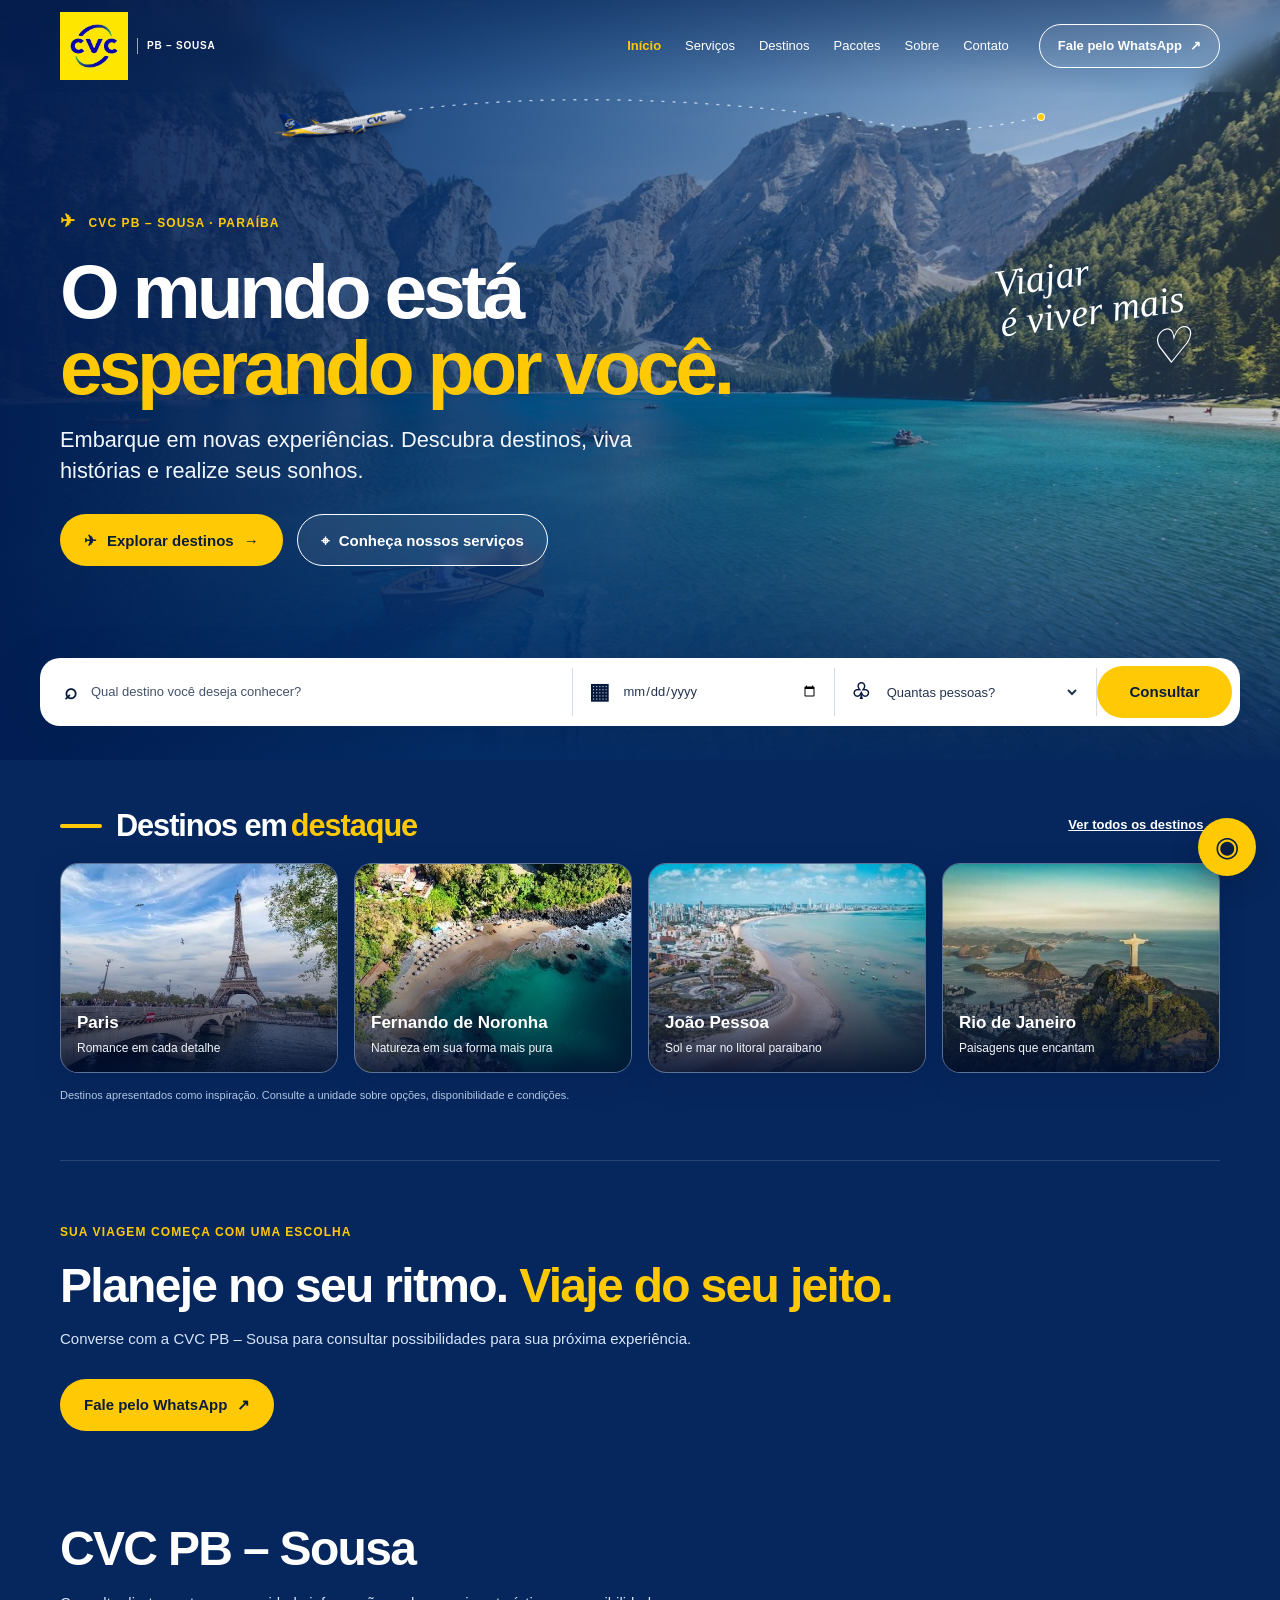
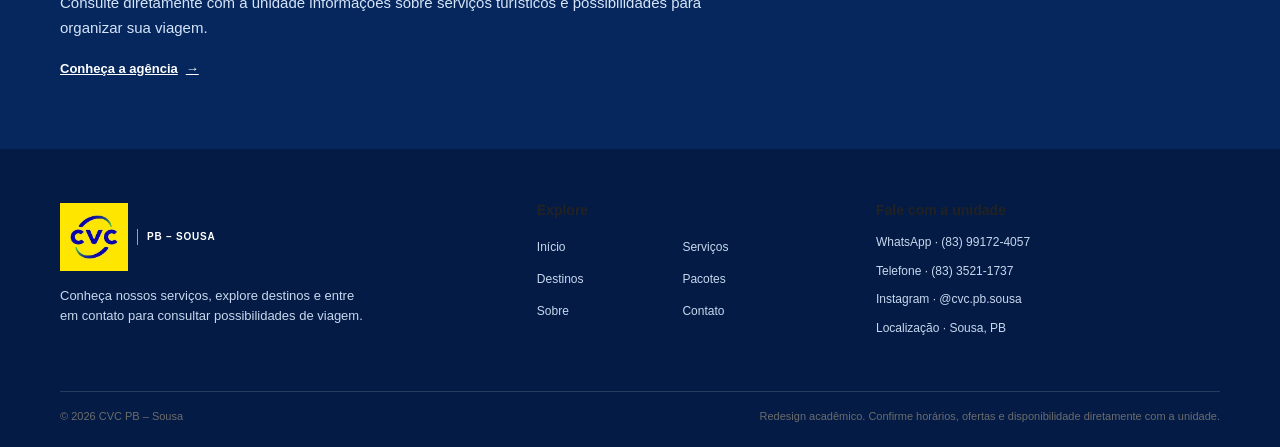
<file: site/index.html>
<!doctype html>
<html lang="pt-BR">
<head>
  <meta charset="utf-8">
  <meta name="viewport" content="width=device-width, initial-scale=1">
  <meta name="theme-color" content="#06275d">
  <meta name="description" content="Descubra destinos e planeje sua próxima viagem com a CVC PB – Sousa.">
  <title>CVC PB – Sousa | O mundo está esperando por você</title>
  <link rel="stylesheet" href="assets/css/site.css">
  <link rel="stylesheet" href="assets/css/homepage.css">
  <script src="assets/js/site.js" defer></script>
</head>
<body data-page="inicio">
  <a class="skip-link" href="#main">Pular para o conteúdo</a>
  <header class="site-header" id="site-header"></header>
  <main id="main">
    <section class="home-hero" id="inicio">
      <img class="home-hero__image" src="assets/img/paisagem-lago.jpg" alt="" fetchpriority="high">
      <div class="home-hero__overlay" aria-hidden="true"></div>
      <svg class="home-flight-path" viewBox="0 0 1500 390" preserveAspectRatio="none" aria-hidden="true">
        <path id="home-flight-route" d="M340 115 C520 25 720 22 900 60 S1080 145 1220 80"/>
      </svg>
      <span class="home-flight-arrival" aria-hidden="true"></span>
      <div class="home-plane-marker" aria-hidden="true">
        <div class="home-plane">
          <img class="home-plane__image" src="assets/img/cvc-aircraft-branded.png" alt="">
        </div>
      </div>

      <div class="home-hero__content container">
        <div class="home-hero__copy">
          <p class="home-eyebrow"><span aria-hidden="true">✈</span> CVC PB – SOUSA · PARAÍBA</p>
          <h1>O mundo está <span>esperando por você.</span></h1>
          <p class="home-hero__lead">Embarque em novas experiências. Descubra destinos, viva histórias e realize seus sonhos.</p>
          <div class="home-hero__actions">
            <a class="home-button home-button--yellow" href="#destinos"><span aria-hidden="true">✈</span> Explorar destinos <span aria-hidden="true">→</span></a>
            <a class="home-button home-button--outline" href="servicos.html"><span aria-hidden="true">⌖</span> Conheça nossos serviços</a>
          </div>
        </div>
        <p class="home-travel-note" aria-hidden="true">Viajar<br>é viver mais <span>♡</span></p>
      </div>

      <form class="home-search container" id="travel-search">
        <label class="home-search__field home-search__field--destination">
          <span class="home-search__icon" aria-hidden="true">⌕</span>
          <span class="visually-hidden">Destino desejado</span>
          <input id="destination" name="destination" type="text" placeholder="Qual destino você deseja conhecer?" autocomplete="off">
        </label>
        <label class="home-search__field">
          <span class="home-search__icon" aria-hidden="true">▦</span>
          <span class="visually-hidden">Data desejada</span>
          <input id="travel-date" name="date" type="date" aria-label="Quando deseja viajar?">
        </label>
        <label class="home-search__field">
          <span class="home-search__icon" aria-hidden="true">♧</span>
          <span class="visually-hidden">Quantidade de viajantes</span>
          <select id="travelers" name="travelers">
            <option value="">Quantas pessoas?</option>
            <option value="1 pessoa">1 pessoa</option>
            <option value="2 pessoas">2 pessoas</option>
            <option value="3 pessoas">3 pessoas</option>
            <option value="4 pessoas">4 pessoas</option>
            <option value="5 ou mais pessoas">5 ou mais pessoas</option>
          </select>
        </label>
        <button class="home-button home-button--yellow home-search__submit" type="submit">Consultar</button>
      </form>
    </section>

    <section class="home-destinations container" id="destinos">
      <div class="home-section-heading">
        <h2><span aria-hidden="true"></span> Destinos em <em>destaque</em></h2>
        <a href="destinos.html">Ver todos os destinos <b aria-hidden="true">→</b></a>
      </div>
      <div class="home-destination-grid">
        <a class="home-destination-card" href="destinos.html">
          <img src="assets/img/destino-paris.jpeg" alt="Torre Eiffel vista do outro lado do rio Sena, em Paris" loading="lazy">
          <span class="home-destination-card__caption"><strong>Paris</strong><small>Romance em cada detalhe</small></span>
        </a>
        <a class="home-destination-card" href="destinos.html">
          <img src="assets/img/destino-fernando-de-noronha.jpeg" alt="Praia de águas verdes e cristalinas em Fernando de Noronha" loading="lazy">
          <span class="home-destination-card__caption"><strong>Fernando de Noronha</strong><small>Natureza em sua forma mais pura</small></span>
        </a>
        <a class="home-destination-card" href="destinos.html">
          <img src="assets/img/destino-joao-pessoa.jpeg" alt="Vista aérea da orla de João Pessoa, com a praia e o mar" loading="lazy">
          <span class="home-destination-card__caption"><strong>João Pessoa</strong><small>Sol e mar no litoral paraibano</small></span>
        </a>
        <a class="home-destination-card" href="destinos.html">
          <img src="assets/img/destino-rio-de-janeiro.jpeg" alt="Vista do Cristo Redentor e da paisagem do Rio de Janeiro" loading="lazy">
          <span class="home-destination-card__caption"><strong>Rio de Janeiro</strong><small>Paisagens que encantam</small></span>
        </a>
      </div>
      <p class="home-disclaimer">Destinos apresentados como inspiração. Consulte a unidade sobre opções, disponibilidade e condições.</p>
    </section>

    <section class="home-planning container" id="planeje">
      <p class="home-eyebrow">SUA VIAGEM COMEÇA COM UMA ESCOLHA</p>
      <h2>Planeje no seu ritmo. <span>Viaje do seu jeito.</span></h2>
      <p>Converse com a CVC PB – Sousa para consultar possibilidades para sua próxima experiência.</p>
      <a class="home-button home-button--yellow" href="https://wa.me/5583991724057?text=Ol%C3%A1%2C%20CVC%20PB%20%E2%80%93%20Sousa!%20Gostaria%20de%20consultar%20possibilidades%20para%20uma%20viagem." target="_blank" rel="noopener noreferrer">Fale pelo WhatsApp <span aria-hidden="true">↗</span></a>
    </section>
    <section class="home-about container" id="sobre">
      <h2>CVC PB – Sousa</h2>
      <p>Consulte diretamente com a unidade informações sobre serviços turísticos e possibilidades para organizar sua viagem.</p>
      <a href="sobre.html">Conheça a agência <span aria-hidden="true">→</span></a>
    </section>
  </main>
  <a class="home-whatsapp" href="https://wa.me/5583991724057" target="_blank" rel="noopener noreferrer" aria-label="Fale com a CVC pelo WhatsApp"><span aria-hidden="true">◉</span></a>
  <footer class="site-footer" id="site-footer"></footer>
  <noscript><nav class="noscript-nav" aria-label="Navegação principal"><a href="index.html">Início</a><a href="servicos.html">Serviços</a><a href="destinos.html">Destinos</a><a href="pacotes.html">Pacotes</a>
        <a href="design-system.md">Design System</a><a href="sobre.html">Sobre</a><a href="contato.html">Contato</a></nav></noscript>
</body>
</html>
</file>
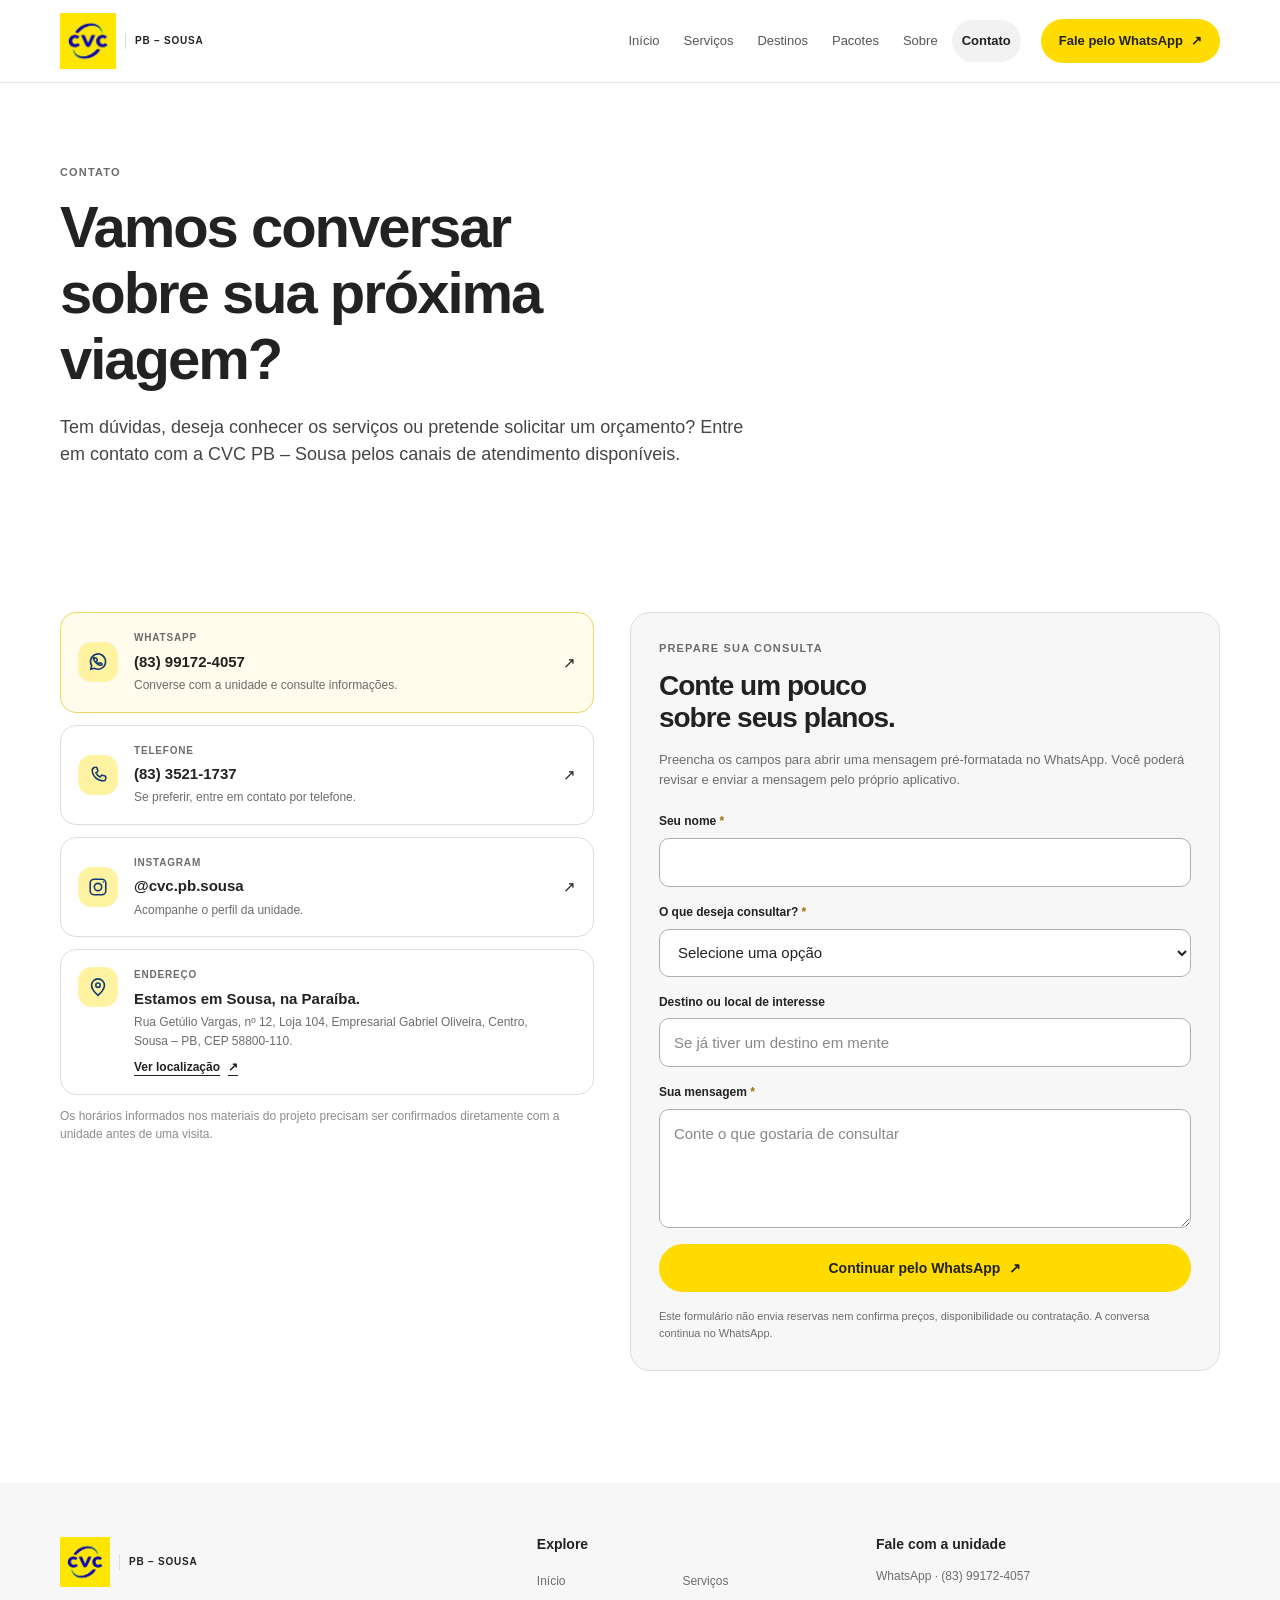
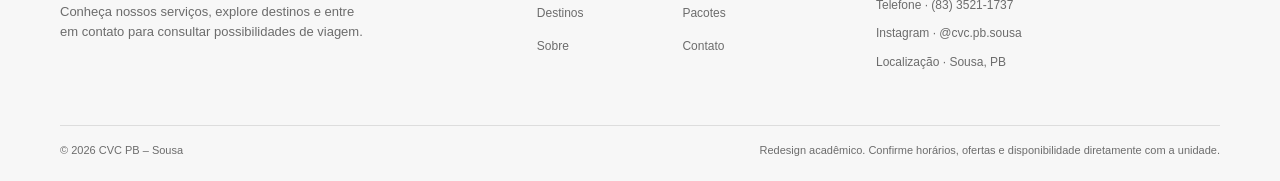
<file: site/contato.html>
<!doctype html>
<html lang="pt-BR">
<head>
  <meta charset="utf-8">
  <meta name="viewport" content="width=device-width, initial-scale=1">
  <meta name="theme-color" content="#ffffff">
  <meta name="description" content="Fale com a CVC PB – Sousa pelo WhatsApp ou telefone, encontre a unidade e prepare uma consulta de viagem.">
  <title>Contato | CVC PB – Sousa</title>
  <link rel="stylesheet" href="assets/css/site.css">
  <script src="assets/js/site.js" defer></script>
</head>
<body data-page="contato">
  <a class="skip-link" href="#main">Pular para o conteúdo</a>
  <header class="site-header" id="site-header"></header>
  <main id="main">
    <section class="page-hero container">
      <p class="eyebrow">CONTATO</p>
      <h1>Vamos conversar sobre sua próxima viagem?</h1>
      <p class="lead">Tem dúvidas, deseja conhecer os serviços ou pretende solicitar um orçamento? Entre em contato com a CVC PB – Sousa pelos canais de atendimento disponíveis.</p>
    </section>
    <section class="section container">
      <div class="contact-grid">
        <div class="contact-details">
          <a class="contact-card contact-card--highlight" href="https://wa.me/5583991724057" target="_blank" rel="noopener noreferrer"><span class="contact-icon" aria-hidden="true"><svg viewBox="0 0 24 24"><path d="M20.2 11.6a8.2 8.2 0 0 1-12.1 7.2L4 20l1.2-4a8.2 8.2 0 1 1 15-4.4Z"/><path d="M8.6 8.2c.2-.5.5-.6.8-.6h.5c.2 0 .4.1.5.4l.7 1.6c.1.2.1.4-.1.6l-.5.7c-.2.2-.2.4-.1.6.5.9 1.2 1.6 2.1 2.1.2.1.4.1.6-.1l.7-.5c.2-.2.4-.2.6-.1l1.6.7c.3.1.4.3.4.5v.5c0 .3-.1.6-.6.8-.5.2-1.3.3-2.6-.2-1.3-.5-2.5-1.4-3.5-2.4-1-1-1.9-2.2-2.4-3.5-.5-1.3-.4-2.1-.2-2.6Z"/></svg></span><span><span class="contact-card__label">WHATSAPP</span><strong>(83) 99172-4057</strong><small>Converse com a unidade e consulte informações.</small></span><span aria-hidden="true">↗</span></a>
          <a class="contact-card" href="tel:+558335211737"><span class="contact-icon" aria-hidden="true"><svg viewBox="0 0 24 24"><path d="M7.1 3.8 9.5 3.5c.6-.1 1.2.3 1.4.9l.8 2.8c.2.5 0 1-.4 1.3l-1.6 1.3a14.8 14.8 0 0 0 4.5 4.5l1.3-1.6c.3-.4.8-.6 1.3-.4l2.8.8c.6.2 1 .8.9 1.4l-.3 2.4c-.1.8-.8 1.4-1.6 1.4C10.8 18.3 5.7 13.2 5.7 6.4c0-.8.6-1.5 1.4-1.6Z"/></svg></span><span><span class="contact-card__label">TELEFONE</span><strong>(83) 3521-1737</strong><small>Se preferir, entre em contato por telefone.</small></span><span aria-hidden="true">↗</span></a>
          <a class="contact-card" href="https://www.instagram.com/cvc.pb.sousa/" target="_blank" rel="noopener noreferrer"><span class="contact-icon" aria-hidden="true"><svg class="contact-icon__instagram" viewBox="0 0 24 24"><rect x="3.5" y="3.5" width="17" height="17" rx="4.5"/><circle cx="12" cy="12" r="4"/><circle cx="17.7" cy="6.6" r=".8" fill="currentColor" stroke="none"/></svg></span><span><span class="contact-card__label">INSTAGRAM</span><strong>@cvc.pb.sousa</strong><small>Acompanhe o perfil da unidade.</small></span><span aria-hidden="true">↗</span></a>
          <div class="contact-card contact-card--address"><span class="contact-icon" aria-hidden="true"><svg viewBox="0 0 24 24"><path d="M19 10.1c0 5.1-7 11-7 11s-7-5.9-7-11a7 7 0 1 1 14 0Z"/><circle cx="12" cy="10" r="2.4"/></svg></span><span><span class="contact-card__label">ENDEREÇO</span><strong>Estamos em Sousa, na Paraíba.</strong><small>Rua Getúlio Vargas, nº 12, Loja 104, Empresarial Gabriel Oliveira, Centro, Sousa – PB, CEP 58800-110.</small><a class="text-link" href="https://maps.app.goo.gl/LP6PVKNEZLiqzqes5" target="_blank" rel="noopener noreferrer">Ver localização <span aria-hidden="true">↗</span></a></span></div>
          <p class="disclaimer">Os horários informados nos materiais do projeto precisam ser confirmados diretamente com a unidade antes de uma visita.</p>
        </div>
        <section class="contact-form-panel" id="formulario" aria-labelledby="form-title">
          <p class="eyebrow">PREPARE SUA CONSULTA</p>
          <h2 id="form-title">Conte um pouco sobre seus planos.</h2>
          <p>Preencha os campos para abrir uma mensagem pré-formatada no WhatsApp. Você poderá revisar e enviar a mensagem pelo próprio aplicativo.</p>
          <form id="whatsapp-form">
            <div class="form-field"><label for="visitor-name">Seu nome <span aria-hidden="true">*</span></label><input id="visitor-name" name="name" type="text" autocomplete="name" minlength="2" maxlength="80" required></div>
            <div class="form-field"><label for="visitor-interest">O que deseja consultar? <span aria-hidden="true">*</span></label><select id="visitor-interest" name="interest" required><option value="">Selecione uma opção</option><option>Passagens aéreas</option><option>Pacotes turísticos</option><option>Hospedagem</option><option>Cruzeiros</option><option>Passeios e atrações</option><option>Aluguel de carros</option><option>Seguro-viagem</option><option>Outro assunto</option></select></div>
            <div class="form-field"><label for="visitor-destination">Destino ou local de interesse</label><input id="visitor-destination" name="destination" type="text" maxlength="100" placeholder="Se já tiver um destino em mente"></div>
            <div class="form-field"><label for="visitor-message">Sua mensagem <span aria-hidden="true">*</span></label><textarea id="visitor-message" name="message" rows="4" minlength="5" maxlength="600" required placeholder="Conte o que gostaria de consultar"></textarea></div>
            <button class="button button--primary button--full" type="submit">Continuar pelo WhatsApp <span aria-hidden="true">↗</span></button>
            <p class="form-note">Este formulário não envia reservas nem confirma preços, disponibilidade ou contratação. A conversa continua no WhatsApp.</p>
          </form>
        </section>
      </div>
    </section>
  </main>
  <footer class="site-footer" id="site-footer"></footer>
  <noscript><nav class="noscript-nav" aria-label="Navegação principal"><a href="index.html">Início</a><a href="servicos.html">Serviços</a><a href="destinos.html">Destinos</a><a href="pacotes.html">Pacotes</a><a href="sobre.html">Sobre</a><a href="contato.html">Contato</a></nav></noscript>
</body>
</html>
</file>
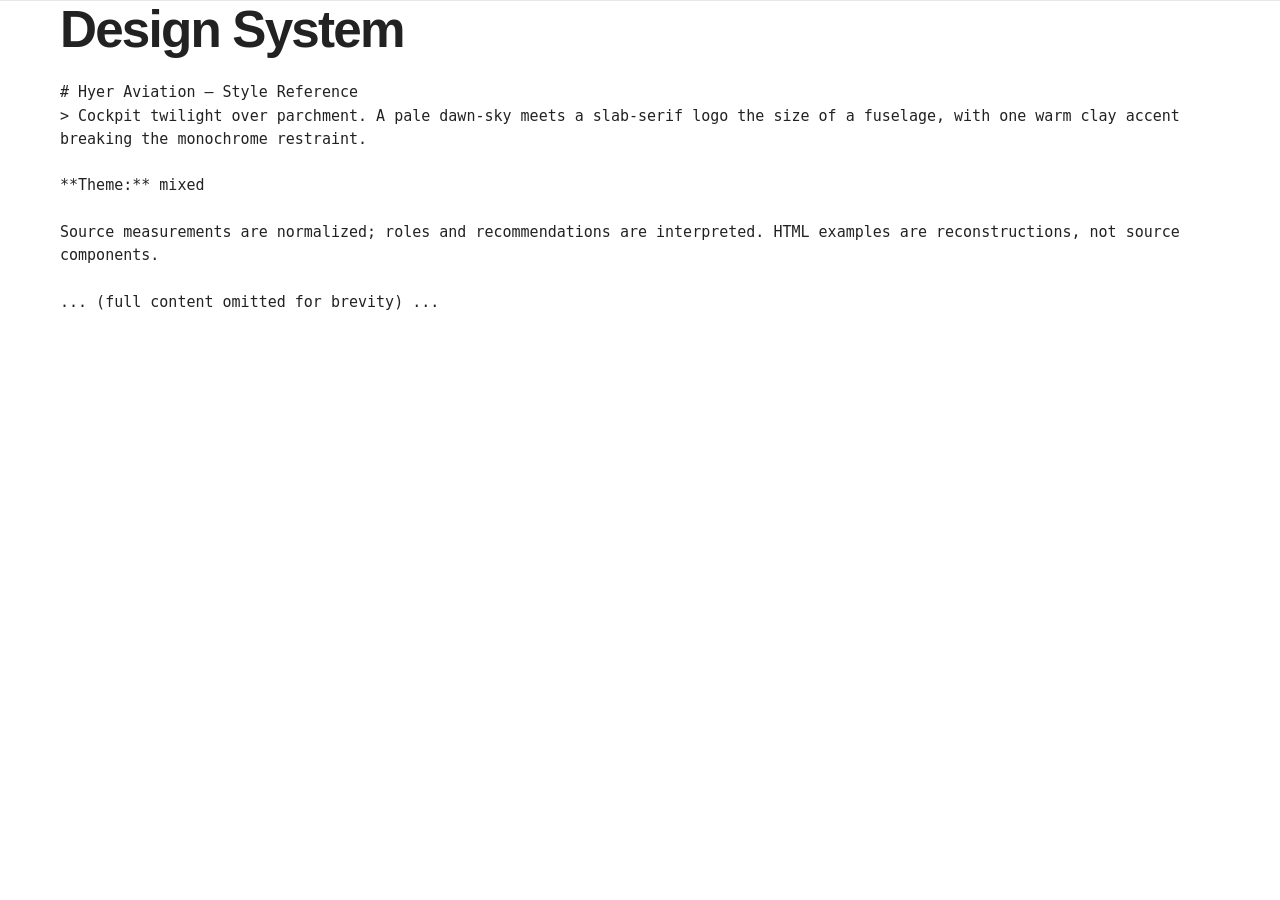
<file: site/design-system.html>
<!doctype html>
<html lang="pt-BR">
<head>
  <meta charset="utf-8">
  <meta name="viewport" content="width=device-width, initial-scale=1">
  <title>Design System</title>
  <link rel="stylesheet" href="assets/css/site.css">
</head>
<body data-page="design-system">
  <header class="site-header" id="site-header"></header>
  <main id="main" class="container">
    <h1>Design System</h1>
    <pre style="white-space: pre-wrap; word-wrap: break-word;">
# Hyer Aviation — Style Reference
> Cockpit twilight over parchment. A pale dawn-sky meets a slab-serif logo the size of a fuselage, with one warm clay accent breaking the monochrome restraint.

**Theme:** mixed

Source measurements are normalized; roles and recommendations are interpreted. HTML examples are reconstructions, not source components.

... (full content omitted for brevity) ...
    </pre>
  </main>
  <footer class="site-footer" id="site-footer"></footer>
</body>
</html>
</file>
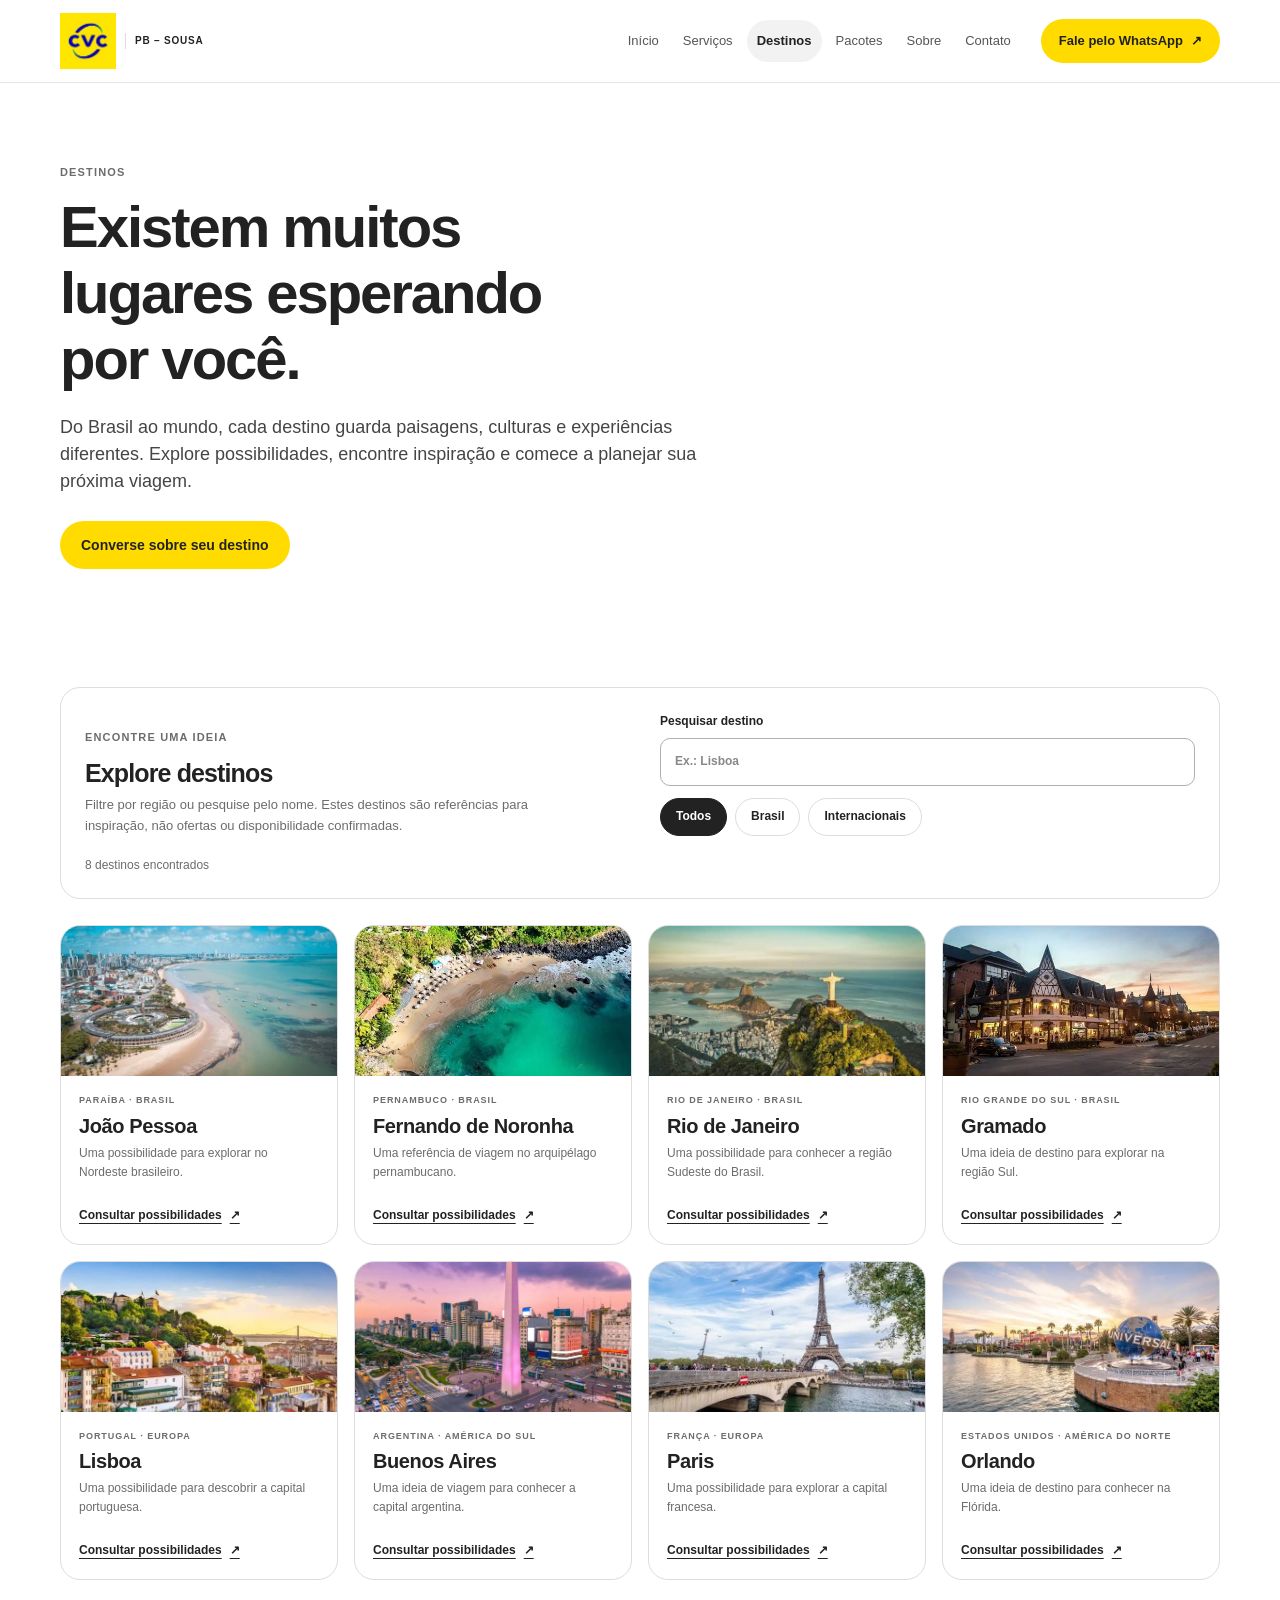
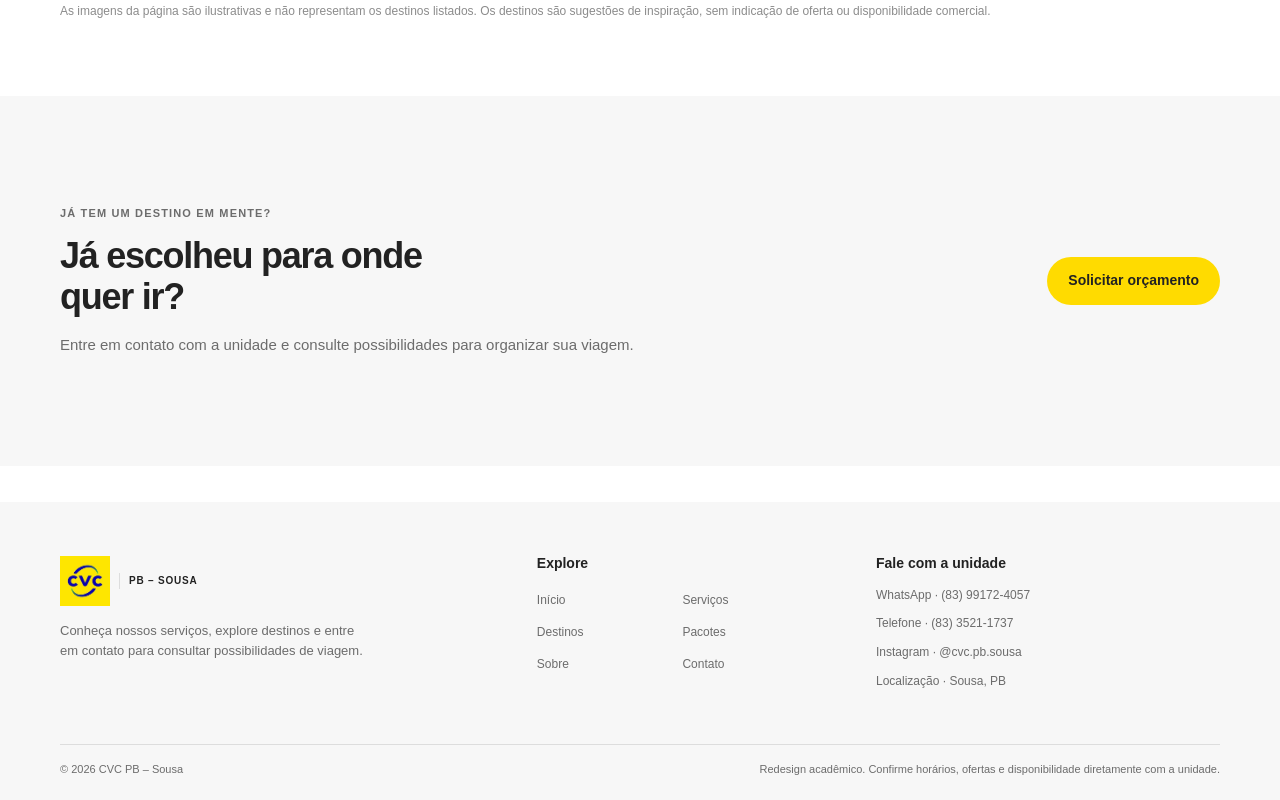
<file: site/destinos.html>
<!doctype html>
<html lang="pt-BR">
<head>
  <meta charset="utf-8">
  <meta name="viewport" content="width=device-width, initial-scale=1">
  <meta name="theme-color" content="#ffffff">
  <meta name="description" content="Explore destinos nacionais e internacionais como inspiração e consulte a CVC PB – Sousa sobre possibilidades de viagem.">
  <title>Destinos | CVC PB – Sousa</title>
  <link rel="stylesheet" href="assets/css/site.css">
  <script src="assets/js/site.js" defer></script>
</head>
<body data-page="destinos">
  <a class="skip-link" href="#main">Pular para o conteúdo</a>
  <header class="site-header" id="site-header"></header>
  <main id="main">
    <section class="page-hero container">
      <p class="eyebrow">DESTINOS</p>
      <h1>Existem muitos lugares esperando por você.</h1>
      <p class="lead">Do Brasil ao mundo, cada destino guarda paisagens, culturas e experiências diferentes. Explore possibilidades, encontre inspiração e comece a planejar sua próxima viagem.</p>
      <a class="button button--primary" href="contato.html#formulario">Converse sobre seu destino</a>
    </section>
    <section class="section container">
      <div class="filter-panel">
        <div class="filter-copy"><p class="eyebrow">ENCONTRE UMA IDEIA</p><h2>Explore destinos</h2><p>Filtre por região ou pesquise pelo nome. Estes destinos são referências para inspiração, não ofertas ou disponibilidade confirmadas.</p></div>
        <div class="filter-controls">
          <label class="filter-search">Pesquisar destino<input type="search" id="destination-search" placeholder="Ex.: Lisboa" autocomplete="off"></label>
          <div class="filter-chips" role="group" aria-label="Filtrar destinos por região">
            <button type="button" class="filter-chip is-selected" data-filter="todos" aria-pressed="true">Todos</button>
            <button type="button" class="filter-chip" data-filter="nacional" aria-pressed="false">Brasil</button>
            <button type="button" class="filter-chip" data-filter="internacional" aria-pressed="false">Internacionais</button>
          </div>
        </div>
        <p class="filter-count" id="destination-count" aria-live="polite"></p>
      </div>
      <div class="destination-grid" id="destination-grid">
        <article class="destination-card" data-region="nacional" data-search="joão pessoa paraíba brasil nordeste">
          <img class="destination-card__visual" src="assets/img/destino-joao-pessoa.jpeg" alt="Vista aérea da orla de João Pessoa, com a praia e o mar" loading="lazy">
          <div class="destination-card__body"><p class="eyebrow">PARAÍBA · BRASIL</p><h2>João Pessoa</h2><p>Uma possibilidade para explorar no Nordeste brasileiro.</p><a class="text-link" href="https://wa.me/5583991724057?text=Ol%C3%A1!%20Gostaria%20de%20consultar%20possibilidades%20de%20viagem%20para%20Jo%C3%A3o%20Pessoa." target="_blank" rel="noopener noreferrer">Consultar possibilidades <span aria-hidden="true">↗</span></a></div>
        </article>
        <article class="destination-card" data-region="nacional" data-search="fernando de noronha pernambuco brasil nordeste">
          <img class="destination-card__visual" src="assets/img/destino-fernando-de-noronha.jpeg" alt="Praia de águas verdes e cristalinas em Fernando de Noronha" loading="lazy">
          <div class="destination-card__body"><p class="eyebrow">PERNAMBUCO · BRASIL</p><h2>Fernando de Noronha</h2><p>Uma referência de viagem no arquipélago pernambucano.</p><a class="text-link" href="https://wa.me/5583991724057?text=Ol%C3%A1!%20Gostaria%20de%20consultar%20possibilidades%20de%20viagem%20para%20Fernando%20de%20Noronha." target="_blank" rel="noopener noreferrer">Consultar possibilidades <span aria-hidden="true">↗</span></a></div>
        </article>
        <article class="destination-card" data-region="nacional" data-search="rio de janeiro rio de janeiro brasil sudeste">
          <img class="destination-card__visual" src="assets/img/destino-rio-de-janeiro.jpeg" alt="Vista do Cristo Redentor e da paisagem do Rio de Janeiro" loading="lazy">
          <div class="destination-card__body"><p class="eyebrow">RIO DE JANEIRO · BRASIL</p><h2>Rio de Janeiro</h2><p>Uma possibilidade para conhecer a região Sudeste do Brasil.</p><a class="text-link" href="https://wa.me/5583991724057?text=Ol%C3%A1!%20Gostaria%20de%20consultar%20possibilidades%20de%20viagem%20para%20o%20Rio%20de%20Janeiro." target="_blank" rel="noopener noreferrer">Consultar possibilidades <span aria-hidden="true">↗</span></a></div>
        </article>
        <article class="destination-card" data-region="nacional" data-search="gramado rio grande do sul brasil sul">
          <img class="destination-card__visual" src="assets/img/destino-gramado.jpeg" alt="Rua de Gramado com construções em estilo europeu ao entardecer" loading="lazy">
          <div class="destination-card__body"><p class="eyebrow">RIO GRANDE DO SUL · BRASIL</p><h2>Gramado</h2><p>Uma ideia de destino para explorar na região Sul.</p><a class="text-link" href="https://wa.me/5583991724057?text=Ol%C3%A1!%20Gostaria%20de%20consultar%20possibilidades%20de%20viagem%20para%20Gramado." target="_blank" rel="noopener noreferrer">Consultar possibilidades <span aria-hidden="true">↗</span></a></div>
        </article>
        <article class="destination-card" data-region="internacional" data-search="lisboa portugal europa">
          <img class="destination-card__visual" src="assets/img/destino-lisboa.jpeg" alt="Vista dos edifícios coloridos e da paisagem de Lisboa" loading="lazy">
          <div class="destination-card__body"><p class="eyebrow">PORTUGAL · EUROPA</p><h2>Lisboa</h2><p>Uma possibilidade para descobrir a capital portuguesa.</p><a class="text-link" href="https://wa.me/5583991724057?text=Ol%C3%A1!%20Gostaria%20de%20consultar%20possibilidades%20de%20viagem%20para%20Lisboa." target="_blank" rel="noopener noreferrer">Consultar possibilidades <span aria-hidden="true">↗</span></a></div>
        </article>
        <article class="destination-card" data-region="internacional" data-search="buenos aires argentina américa do sul">
          <img class="destination-card__visual" src="assets/img/destino-buenos-aires.jpeg" alt="Avenida e Obelisco de Buenos Aires ao entardecer" loading="lazy">
          <div class="destination-card__body"><p class="eyebrow">ARGENTINA · AMÉRICA DO SUL</p><h2>Buenos Aires</h2><p>Uma ideia de viagem para conhecer a capital argentina.</p><a class="text-link" href="https://wa.me/5583991724057?text=Ol%C3%A1!%20Gostaria%20de%20consultar%20possibilidades%20de%20viagem%20para%20Buenos%20Aires." target="_blank" rel="noopener noreferrer">Consultar possibilidades <span aria-hidden="true">↗</span></a></div>
        </article>
        <article class="destination-card" data-region="internacional" data-search="paris frança europa">
          <img class="destination-card__visual" src="assets/img/destino-paris.jpeg" alt="Torre Eiffel vista do outro lado do rio Sena, em Paris" loading="lazy">
          <div class="destination-card__body"><p class="eyebrow">FRANÇA · EUROPA</p><h2>Paris</h2><p>Uma possibilidade para explorar a capital francesa.</p><a class="text-link" href="https://wa.me/5583991724057?text=Ol%C3%A1!%20Gostaria%20de%20consultar%20possibilidades%20de%20viagem%20para%20Paris." target="_blank" rel="noopener noreferrer">Consultar possibilidades <span aria-hidden="true">↗</span></a></div>
        </article>
        <article class="destination-card" data-region="internacional" data-search="orlando flórida estados unidos américa do norte">
          <img class="destination-card__visual" src="assets/img/destino-orlando.jpeg" alt="Entrada do Universal Orlando Resort com o globo da Universal" loading="lazy">
          <div class="destination-card__body"><p class="eyebrow">ESTADOS UNIDOS · AMÉRICA DO NORTE</p><h2>Orlando</h2><p>Uma ideia de destino para conhecer na Flórida.</p><a class="text-link" href="https://wa.me/5583991724057?text=Ol%C3%A1!%20Gostaria%20de%20consultar%20possibilidades%20de%20viagem%20para%20Orlando." target="_blank" rel="noopener noreferrer">Consultar possibilidades <span aria-hidden="true">↗</span></a></div>
        </article>
      </div>
      <p class="empty-state" id="destination-empty" hidden>Não encontramos informações para esta consulta. Tente outra opção ou entre em contato com a unidade.</p>
      <p class="disclaimer">As imagens da página são ilustrativas e não representam os destinos listados. Os destinos são sugestões de inspiração, sem indicação de oferta ou disponibilidade comercial.</p>
    </section>
    <section class="section section--soft">
      <div class="container closing-cta"><div><p class="eyebrow">JÁ TEM UM DESTINO EM MENTE?</p><h2>Já escolheu para onde quer ir?</h2><p>Entre em contato com a unidade e consulte possibilidades para organizar sua viagem.</p></div><a class="button button--primary" href="contato.html#formulario">Solicitar orçamento</a></div>
    </section>
  </main>
  <footer class="site-footer" id="site-footer"></footer>
  <noscript><nav class="noscript-nav" aria-label="Navegação principal"><a href="index.html">Início</a><a href="servicos.html">Serviços</a><a href="destinos.html">Destinos</a><a href="pacotes.html">Pacotes</a><a href="sobre.html">Sobre</a><a href="contato.html">Contato</a></nav></noscript>
</body>
</html>
</file>
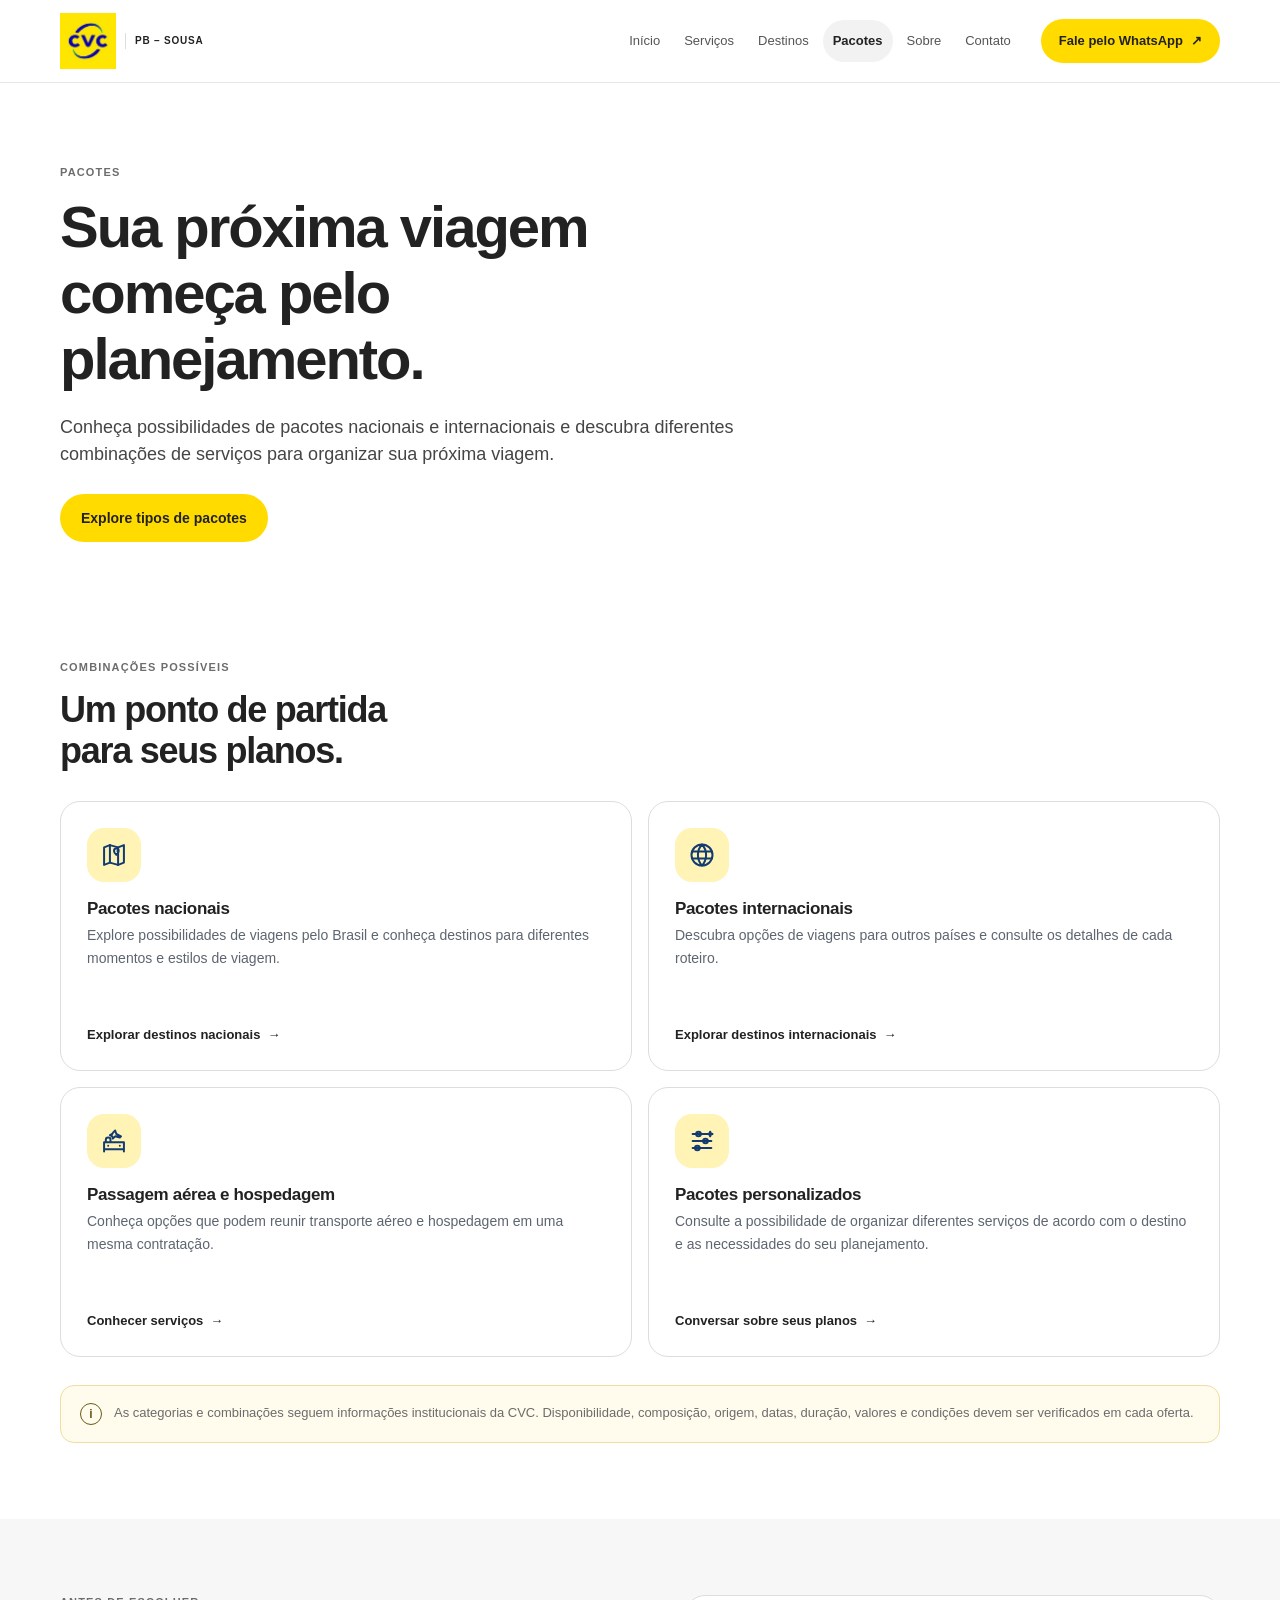
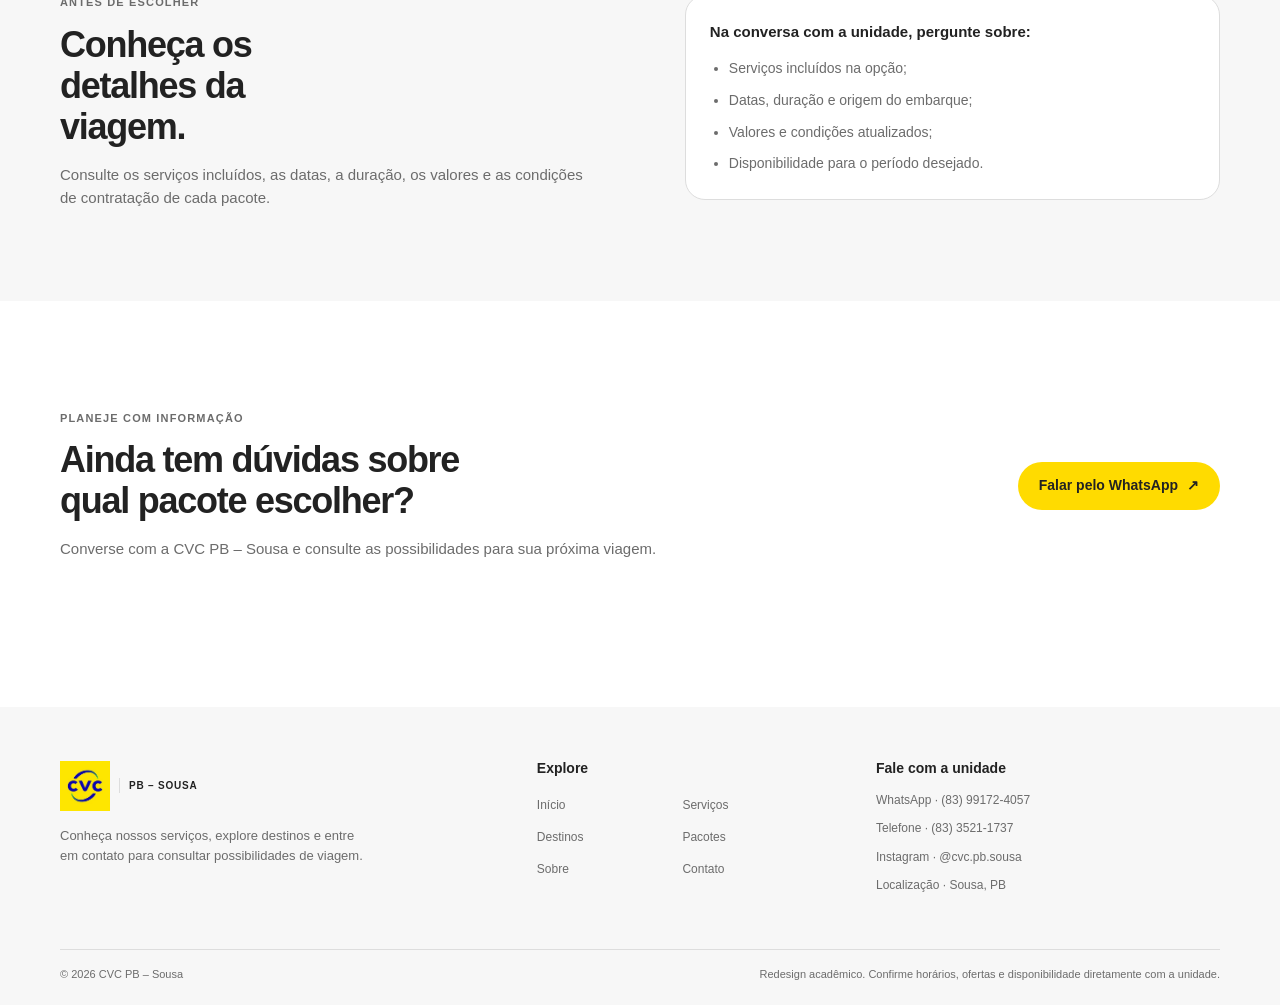
<file: site/pacotes.html>
<!doctype html>
<html lang="pt-BR">
<head>
  <meta charset="utf-8">
  <meta name="viewport" content="width=device-width, initial-scale=1">
  <meta name="theme-color" content="#ffffff">
  <meta name="description" content="Conheça categorias de pacotes turísticos e consulte a CVC PB – Sousa sobre composição, datas e condições de cada opção.">
  <title>Pacotes | CVC PB – Sousa</title>
  <link rel="stylesheet" href="assets/css/site.css">
  <script src="assets/js/site.js" defer></script>
</head>
<body data-page="pacotes">
  <a class="skip-link" href="#main">Pular para o conteúdo</a>
  <header class="site-header" id="site-header"></header>
  <main id="main">
    <section class="page-hero container">
      <p class="eyebrow">PACOTES</p>
      <h1>Sua próxima viagem começa pelo planejamento.</h1>
      <p class="lead">Conheça possibilidades de pacotes nacionais e internacionais e descubra diferentes combinações de serviços para organizar sua próxima viagem.</p>
      <a class="button button--primary" href="#tipos">Explore tipos de pacotes</a>
    </section>
    <section class="section container" id="tipos">
      <div class="section-heading"><div><p class="eyebrow">COMBINAÇÕES POSSÍVEIS</p><h2>Um ponto de partida para seus planos.</h2></div></div>
      <div class="package-grid package-grid--large">
        <article class="package-card" id="nacionais"><div class="package-card__mark" aria-hidden="true"><svg viewBox="0 0 24 24" fill="none" stroke="currentColor" stroke-width="1.7" stroke-linecap="round" stroke-linejoin="round"><path d="m3.5 5.5 5-2 7 2 5-2v15l-5 2-7-2-5 2z"/><path d="M8.5 3.5v15M15.5 5.5v15"/><path d="M12 8.5a2 2 0 0 1 4 0c0 1.6-2 3.4-2 3.4s-2-1.8-2-3.4Z"/><circle cx="14" cy="8.5" r=".45" fill="currentColor" stroke="none"/></svg></div><div><h3>Pacotes nacionais</h3><p>Explore possibilidades de viagens pelo Brasil e conheça destinos para diferentes momentos e estilos de viagem.</p></div><a href="destinos.html">Explorar destinos nacionais <span aria-hidden="true">→</span></a></article>
        <article class="package-card" id="internacionais"><div class="package-card__mark" aria-hidden="true"><svg viewBox="0 0 24 24" fill="none" stroke="currentColor" stroke-width="1.7" stroke-linecap="round" stroke-linejoin="round"><circle cx="12" cy="12" r="9"/><path d="M3.5 9h17M3.5 15h17M12 3c2.4 2.5 3.5 5.5 3.5 9s-1.1 6.5-3.5 9c-2.4-2.5-3.5-5.5-3.5-9S9.6 5.5 12 3Z"/></svg></div><div><h3>Pacotes internacionais</h3><p>Descubra opções de viagens para outros países e consulte os detalhes de cada roteiro.</p></div><a href="destinos.html">Explorar destinos internacionais <span aria-hidden="true">→</span></a></article>
        <article class="package-card" id="combinacoes"><div class="package-card__mark" aria-hidden="true"><svg viewBox="0 0 24 24" fill="none" stroke="currentColor" stroke-width="1.7" stroke-linecap="round" stroke-linejoin="round"><path d="M3.5 13h17v6h-17zM5 13v-2a2 2 0 0 1 4 0v2M3.5 19v2M20.5 19v2M7 16h.01M17 16h.01"/><path d="m11 5 2-2 1 3 4 2-1 1-4-1-2 2-.5-2-2-1 2-1z"/></svg></div><div><h3>Passagem aérea e hospedagem</h3><p>Conheça opções que podem reunir transporte aéreo e hospedagem em uma mesma contratação.</p></div><a href="servicos.html#passagens">Conhecer serviços <span aria-hidden="true">→</span></a></article>
        <article class="package-card"><div class="package-card__mark" aria-hidden="true"><svg viewBox="0 0 24 24" fill="none" stroke="currentColor" stroke-width="1.7" stroke-linecap="round" stroke-linejoin="round"><path d="M4 6h16M4 12h16M4 18h16"/><circle cx="9" cy="6" r="2"/><circle cx="15" cy="12" r="2"/><circle cx="8" cy="18" r="2"/><path d="m19 4 .5 1.5L21 6l-1.5.5L19 8l-.5-1.5L17 6l1.5-.5z"/></svg></div><div><h3>Pacotes personalizados</h3><p>Consulte a possibilidade de organizar diferentes serviços de acordo com o destino e as necessidades do seu planejamento.</p></div><a href="contato.html#formulario">Conversar sobre seus planos <span aria-hidden="true">→</span></a></article>
      </div>
      <div class="notice notice--warm"><span class="notice__icon" aria-hidden="true">i</span><p>As categorias e combinações seguem informações institucionais da CVC. Disponibilidade, composição, origem, datas, duração, valores e condições devem ser verificados em cada oferta.</p></div>
    </section>
    <section class="section section--soft">
      <div class="container split-section">
        <div><p class="eyebrow">ANTES DE ESCOLHER</p><h2>Conheça os detalhes da viagem.</h2><p>Consulte os serviços incluídos, as datas, a duração, os valores e as condições de contratação de cada pacote.</p></div>
        <div class="check-list"><p>Na conversa com a unidade, pergunte sobre:</p><ul><li>Serviços incluídos na opção;</li><li>Datas, duração e origem do embarque;</li><li>Valores e condições atualizados;</li><li>Disponibilidade para o período desejado.</li></ul></div>
      </div>
    </section>
    <section class="section container">
      <div class="closing-cta"><div><p class="eyebrow">PLANEJE COM INFORMAÇÃO</p><h2>Ainda tem dúvidas sobre qual pacote escolher?</h2><p>Converse com a CVC PB – Sousa e consulte as possibilidades para sua próxima viagem.</p></div><a class="button button--primary" href="https://wa.me/5583991724057?text=Ol%C3%A1%2C%20CVC%20PB%20%E2%80%93%20Sousa!%20Gostaria%20de%20consultar%20possibilidades%20de%20pacotes%20de%20viagem." target="_blank" rel="noopener noreferrer">Falar pelo WhatsApp <span aria-hidden="true">↗</span></a></div>
    </section>
  </main>
  <footer class="site-footer" id="site-footer"></footer>
  <noscript><nav class="noscript-nav" aria-label="Navegação principal"><a href="index.html">Início</a><a href="servicos.html">Serviços</a><a href="destinos.html">Destinos</a><a href="pacotes.html">Pacotes</a><a href="sobre.html">Sobre</a><a href="contato.html">Contato</a></nav></noscript>
</body>
</html>
</file>
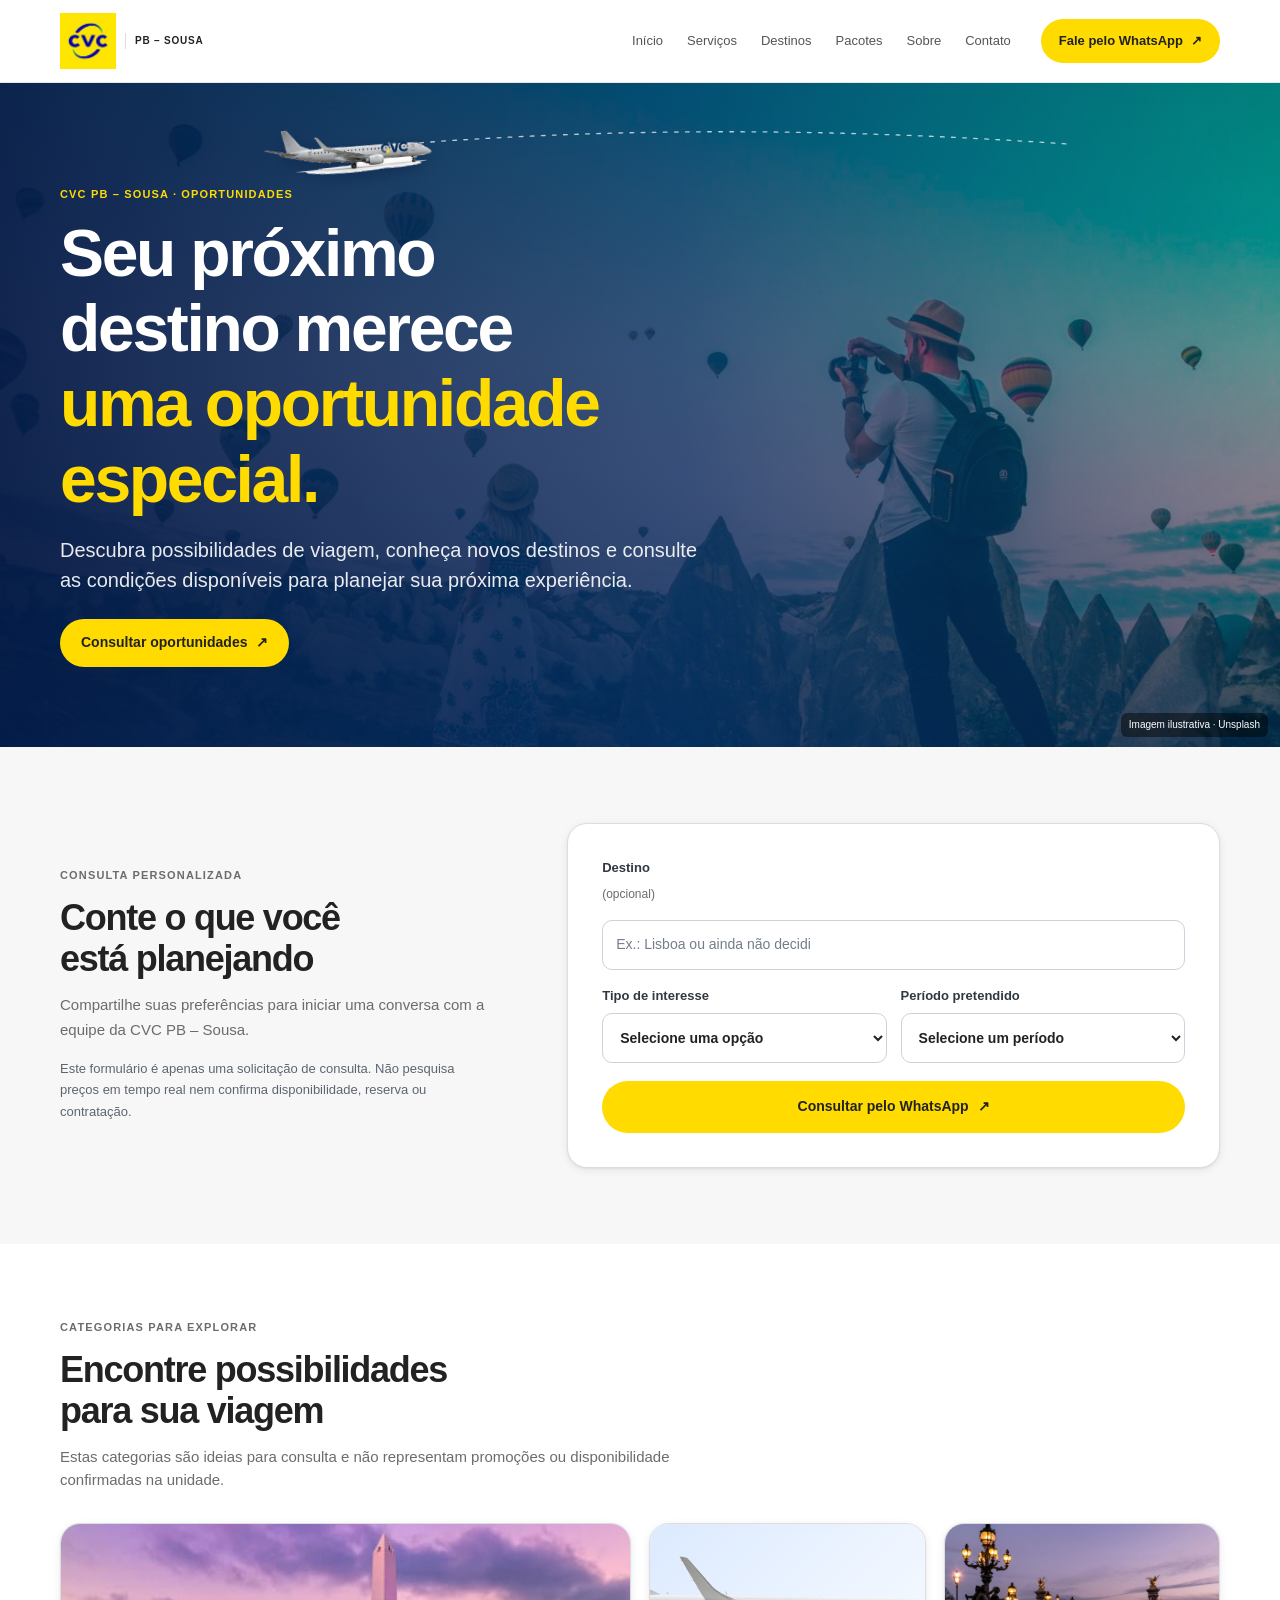
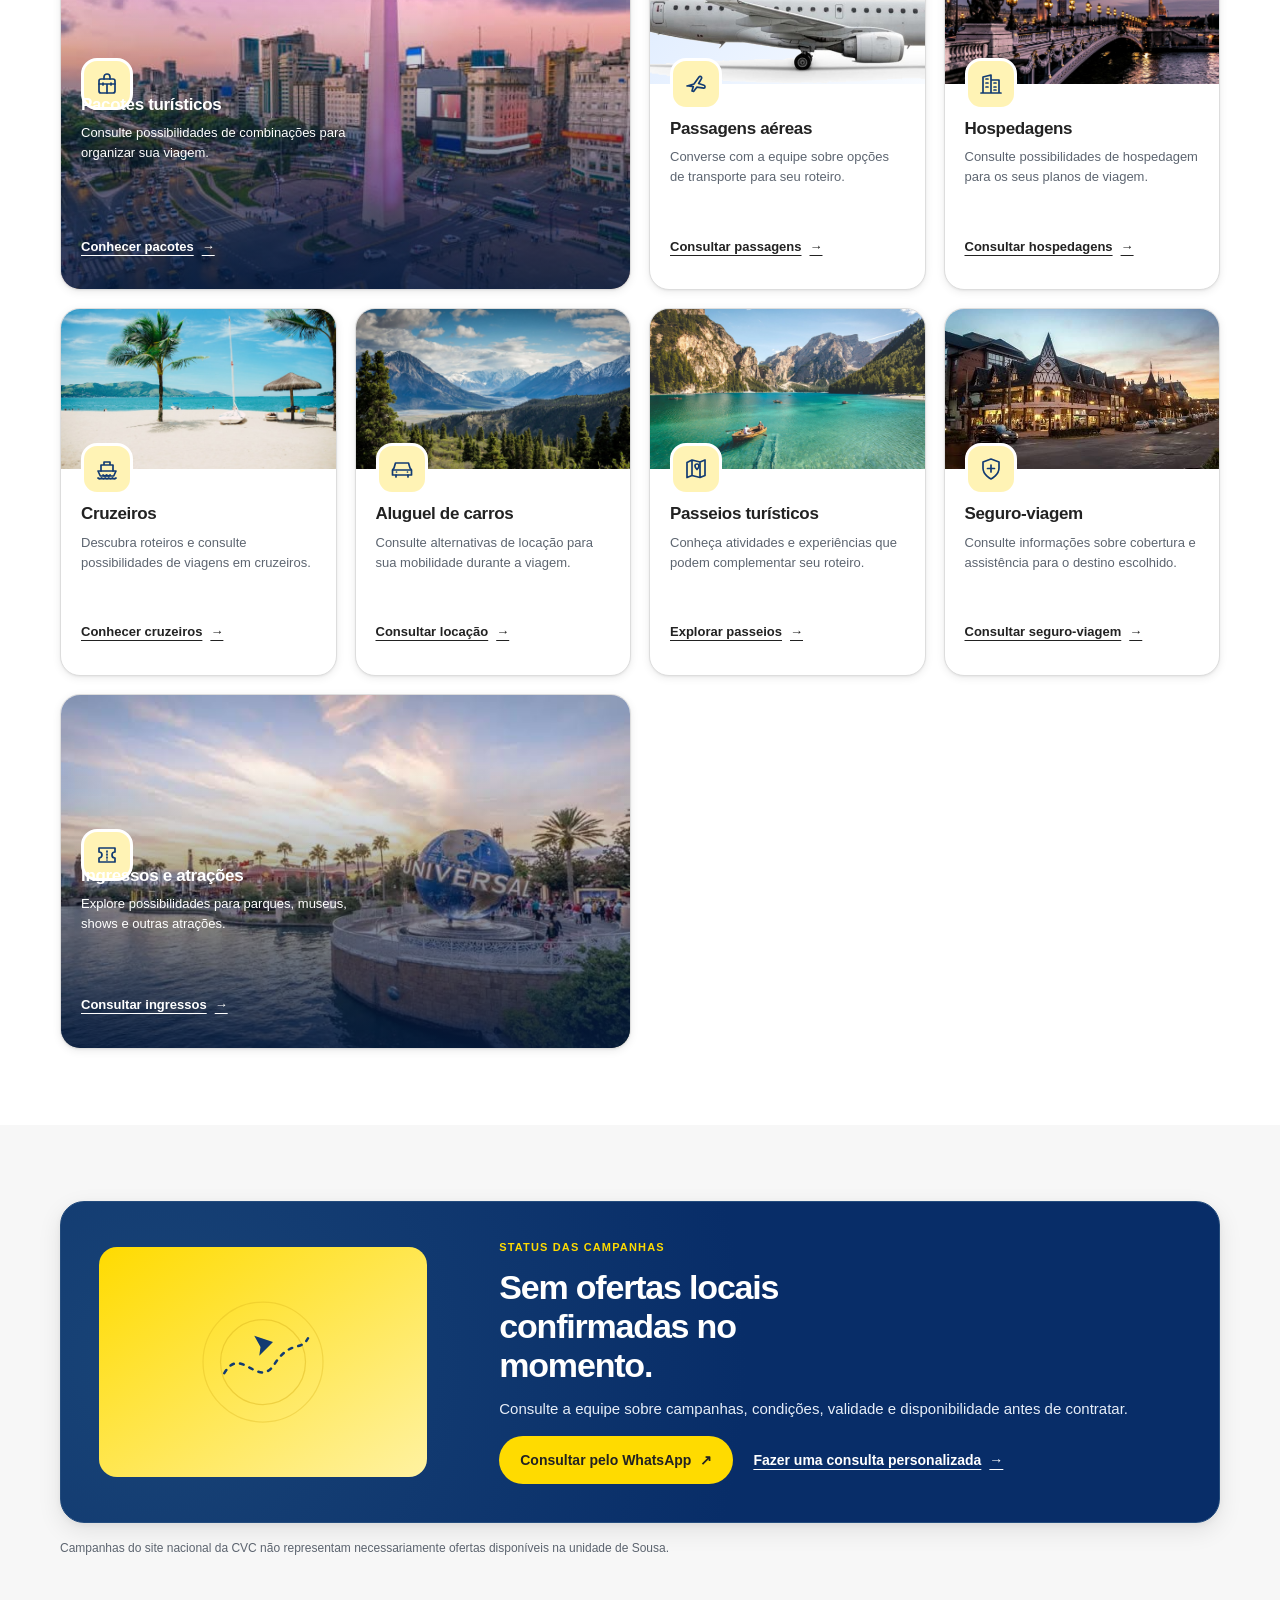
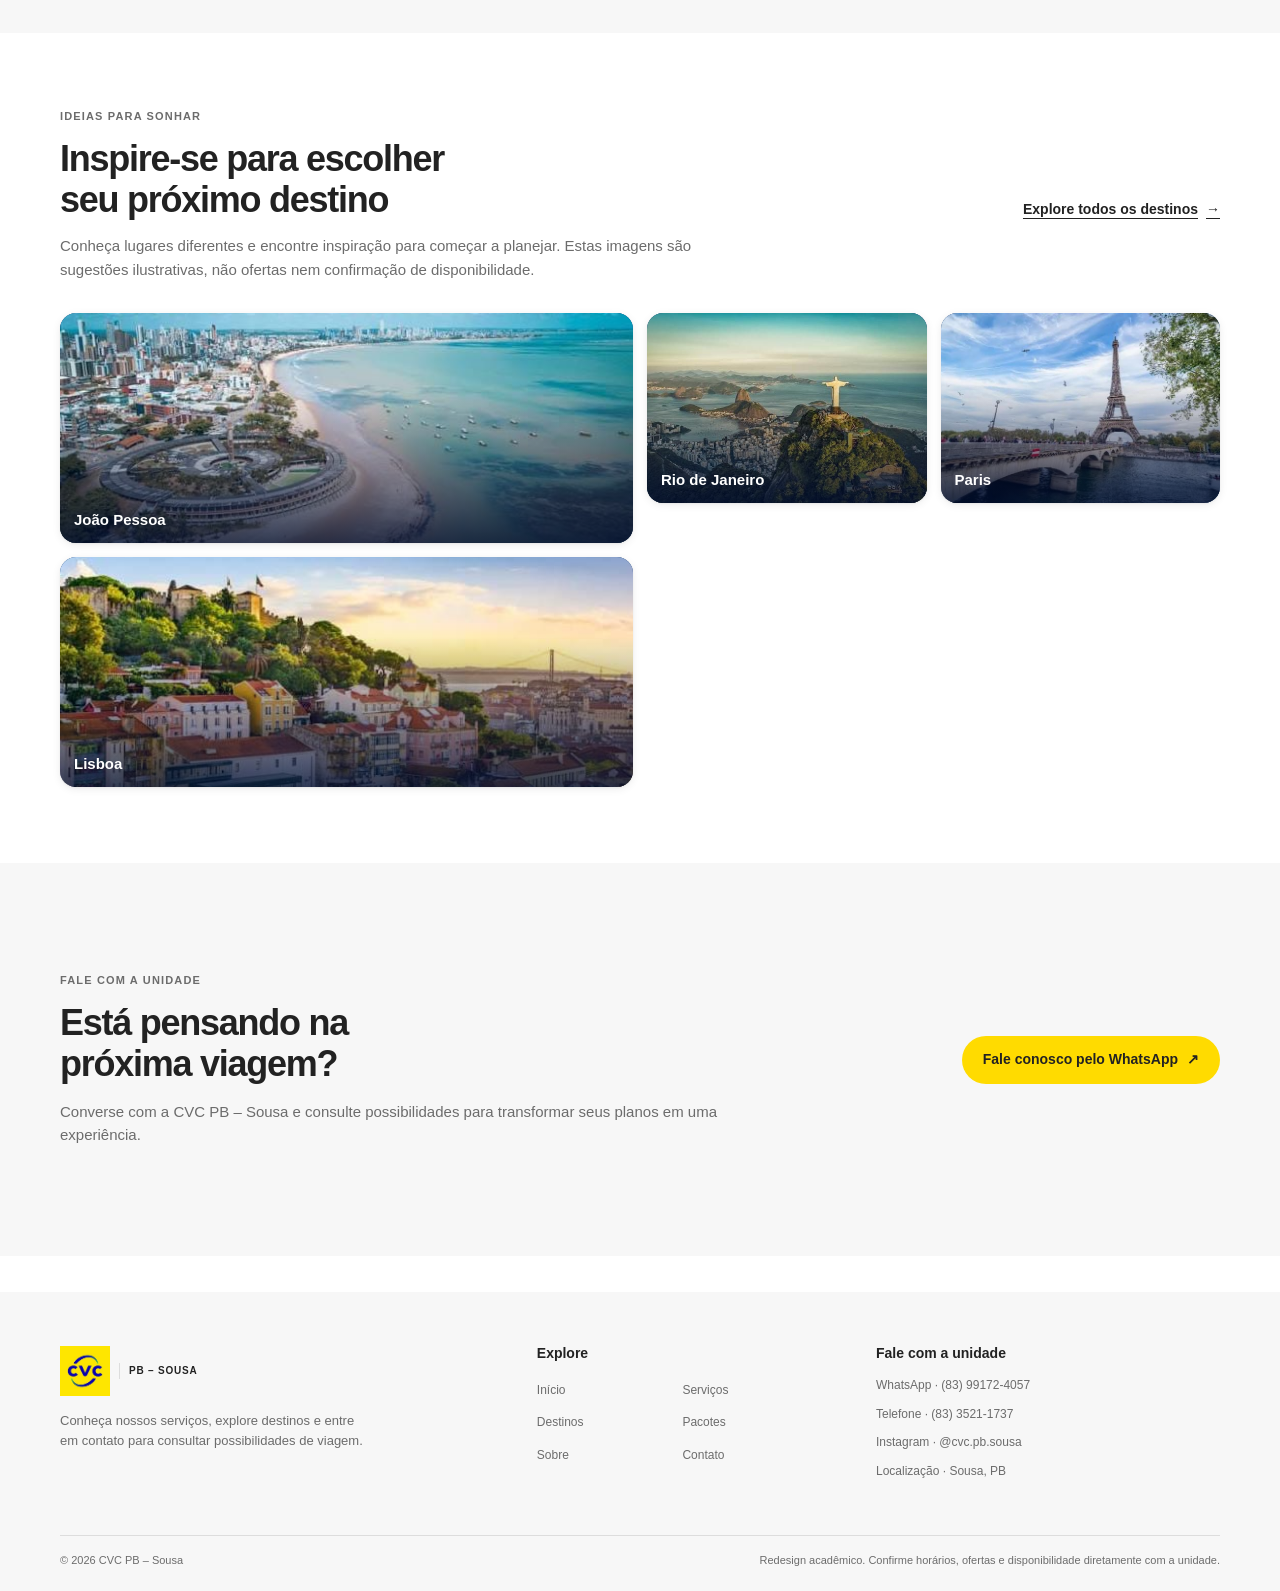
<file: site/promocoes.html>
<!doctype html>
<html lang="pt-BR">
<head>
  <meta charset="utf-8">
  <meta name="viewport" content="width=device-width, initial-scale=1">
  <meta name="theme-color" content="#ffffff">
  <meta name="description" content="Consulte com a CVC PB – Sousa as oportunidades de viagem e condições comerciais disponíveis para a unidade.">
  <title>Promoções | CVC PB – Sousa</title>
  <link rel="stylesheet" href="assets/css/site.css">
  <script src="assets/js/site.js" defer></script>
</head>
<body data-page="promocoes">
  <a class="skip-link" href="#main">Pular para o conteúdo</a>
  <header class="site-header" id="site-header"></header>
  <main id="main">
    <section class="promotion-hero">
      <img class="promotion-hero__image" src="assets/img/viagem.jpg" alt="" fetchpriority="high">
      <div class="promotion-hero__overlay" aria-hidden="true"></div>
      <svg class="promotion-hero__route" viewBox="0 0 1500 260" preserveAspectRatio="none" aria-hidden="true">
        <path id="promotion-flight-route" d="M350 70 C650 28 950 28 1250 55"/>
      </svg>
      <div class="promotion-hero__aircraft" aria-hidden="true">
        <img class="promotion-hero__aircraft-image" src="assets/img/cvc-aircraft.png" alt="">
        <img class="promotion-hero__aircraft-logo" src="assets/img/cvc-logo.svg" alt="">
      </div>
      <div class="container promotion-hero__content" data-reveal>
        <p class="eyebrow">CVC PB – SOUSA · OPORTUNIDADES</p>
        <h1>Seu próximo destino merece <span>uma oportunidade especial.</span></h1>
        <p class="lead">Descubra possibilidades de viagem, conheça novos destinos e consulte as condições disponíveis para planejar sua próxima experiência.</p>
        <a class="button button--primary" href="https://wa.me/5583991724057?text=Ol%C3%A1%2C%20CVC%20PB%20%E2%80%93%20Sousa!%20Gostaria%20de%20consultar%20as%20oportunidades%20de%20viagem%20dispon%C3%ADveis." target="_blank" rel="noopener noreferrer">Consultar oportunidades <span aria-hidden="true">↗</span></a>
      </div>
      <span class="photo-credit">Imagem ilustrativa · Unsplash</span>
    </section>

    <section class="section promotion-consultation" id="consulta">
      <div class="container promotion-consultation__layout">
        <div class="promotion-consultation__copy">
          <p class="eyebrow">CONSULTA PERSONALIZADA</p>
          <h2 id="promotion-consultation-heading">Conte o que você está planejando</h2>
          <p>Compartilhe suas preferências para iniciar uma conversa com a equipe da CVC PB – Sousa.</p>
          <p class="promotion-consultation__note" id="promotion-consultation-note">Este formulário é apenas uma solicitação de consulta. Não pesquisa preços em tempo real nem confirma disponibilidade, reserva ou contratação.</p>
        </div>
        <form class="promotion-consultation__form" id="promotion-consultation-form" aria-labelledby="promotion-consultation-heading" aria-describedby="promotion-consultation-note">
          <label for="promotion-destination">Destino <span>(opcional)</span></label>
          <input id="promotion-destination" name="destination" type="text" maxlength="120" placeholder="Ex.: Lisboa ou ainda não decidi" autocomplete="off">
          <div class="promotion-consultation__fields">
            <label for="promotion-interest">Tipo de interesse
              <select id="promotion-interest" name="interest" required>
                <option value="" selected disabled>Selecione uma opção</option>
                <option value="Pacote turístico">Pacote turístico</option>
                <option value="Passagens aéreas">Passagens aéreas</option>
                <option value="Hospedagem">Hospedagem</option>
                <option value="Cruzeiro">Cruzeiro</option>
              </select>
            </label>
            <label for="promotion-period">Período pretendido
              <select id="promotion-period" name="period" required>
                <option value="" selected disabled>Selecione um período</option>
                <option value="A definir">A definir</option>
                <option value="Próximos meses">Próximos meses</option>
                <option value="Férias">Férias</option>
                <option value="Final de ano">Final de ano</option>
              </select>
            </label>
          </div>
          <button class="button button--primary promotion-consultation__submit" type="submit">Consultar pelo WhatsApp <span aria-hidden="true">↗</span></button>
        </form>
      </div>
    </section>

    <section class="section container promotion-categories">
      <div class="section-heading"><div><p class="eyebrow">CATEGORIAS PARA EXPLORAR</p><h2>Encontre possibilidades para sua viagem</h2></div></div>
      <p class="section-intro">Estas categorias são ideias para consulta e não representam promoções ou disponibilidade confirmadas na unidade.</p>
      <div class="promotion-category-grid">
        <article class="promotion-category" data-reveal>
          <div class="promotion-category__image"><img src="assets/img/destino-buenos-aires.jpeg" alt="Obelisco e Avenida 9 de Julio em Buenos Aires, inspiração para roteiros de viagem" loading="lazy"></div>
          <span class="promotion-category__icon" aria-hidden="true"><svg viewBox="0 0 24 24" fill="none" stroke="currentColor" stroke-width="1.7" stroke-linecap="round" stroke-linejoin="round"><rect x="4" y="7" width="16" height="14" rx="2"/><path d="M9 7V5a3 3 0 0 1 6 0v2M4 12h16M8 11v2M16 11v2M12 12v9"/></svg></span>
          <div class="promotion-category__body"><h3>Pacotes turísticos</h3><p>Consulte possibilidades de combinações para organizar sua viagem.</p><a class="text-link" href="pacotes.html#tipos">Conhecer pacotes <span aria-hidden="true">→</span></a></div>
        </article>
        <article class="promotion-category" data-reveal>
          <div class="promotion-category__image promotion-category__image--aircraft"><img src="assets/img/cvc-aircraft.png" alt="Aeronave comercial vista de perfil, imagem ilustrativa" loading="lazy"></div>
          <span class="promotion-category__icon" aria-hidden="true"><svg viewBox="0 0 24 24" fill="none" stroke="currentColor" stroke-width="1.7" stroke-linecap="round" stroke-linejoin="round"><path d="m3 14 7-2 5-7a1.5 1.5 0 0 1 2.6 1.4l-3 5.1 5.4 1.8a1.5 1.5 0 0 1-.2 2.9l-7-1-3.2 4.2-1.6-.4 1.3-4.4-4.8-.8z"/></svg></span>
          <div class="promotion-category__body"><h3>Passagens aéreas</h3><p>Converse com a equipe sobre opções de transporte para seu roteiro.</p><a class="text-link" href="servicos.html#passagens">Consultar passagens <span aria-hidden="true">→</span></a></div>
        </article>
        <article class="promotion-category" data-reveal>
          <div class="promotion-category__image"><img src="assets/img/cidade.jpg" alt="Ponte histórica e prédios urbanos ao entardecer, cenário de viagem" loading="lazy"></div>
          <span class="promotion-category__icon" aria-hidden="true"><svg viewBox="0 0 24 24" fill="none" stroke="currentColor" stroke-width="1.7" stroke-linecap="round" stroke-linejoin="round"><path d="M4 21V5l8-2v18M12 8h8v13M2 21h20"/><path d="M7 7h2M7 11h2M7 15h2M15 11h2M15 15h2M15 18h2"/></svg></span>
          <div class="promotion-category__body"><h3>Hospedagens</h3><p>Consulte possibilidades de hospedagem para os seus planos de viagem.</p><a class="text-link" href="servicos.html#hospedagens">Consultar hospedagens <span aria-hidden="true">→</span></a></div>
        </article>
        <article class="promotion-category" data-reveal>
          <div class="promotion-category__image"><img src="assets/img/costa.jpg" alt="Praia de areia clara e mar azul, inspiração para destinos costeiros" loading="lazy"></div>
          <span class="promotion-category__icon" aria-hidden="true"><svg viewBox="0 0 24 24" fill="none" stroke="currentColor" stroke-width="1.7" stroke-linecap="round" stroke-linejoin="round"><path d="M3 14h18l-2.3 5H5.3L3 14Z"/><path d="M6 14V8h12v6M9 8V5h6v3M8 18c1.2 1.1 2.4 1.1 3.6 0 1.2 1.1 2.4 1.1 3.6 0M3 21c1.2 1 2.4 1 3.6 0 1.2 1 2.4 1 3.6 0 1.2 1 2.4 1 3.6 0 1.2 1 2.4 1 3.6 0 1.2 1 2.4 1 3.6 0"/></svg></span>
          <div class="promotion-category__body"><h3>Cruzeiros</h3><p>Descubra roteiros e consulte possibilidades de viagens em cruzeiros.</p><a class="text-link" href="servicos.html#cruzeiros">Conhecer cruzeiros <span aria-hidden="true">→</span></a></div>
        </article>
        <article class="promotion-category" data-reveal>
          <div class="promotion-category__image"><img src="assets/img/montanhas.jpg" alt="Montanhas ao horizonte, paisagem para explorar durante uma viagem" loading="lazy"></div>
          <span class="promotion-category__icon" aria-hidden="true"><svg viewBox="0 0 24 24" fill="none" stroke="currentColor" stroke-width="1.7" stroke-linecap="round" stroke-linejoin="round"><path d="m4 11 1.5-5h13L20 11l1.5 2v5H2.5v-5L4 11Z"/><path d="M3 13h18M6 18v2M18 18v2M6.5 15h.01M17.5 15h.01"/></svg></span>
          <div class="promotion-category__body"><h3>Aluguel de carros</h3><p>Consulte alternativas de locação para sua mobilidade durante a viagem.</p><a class="text-link" href="servicos.html#carros">Consultar locação <span aria-hidden="true">→</span></a></div>
        </article>
        <article class="promotion-category" data-reveal>
          <div class="promotion-category__image"><img src="assets/img/paisagem-lago.jpg" alt="Lago entre montanhas, paisagem ilustrativa para passeios de viagem" loading="lazy"></div>
          <span class="promotion-category__icon" aria-hidden="true"><svg viewBox="0 0 24 24" fill="none" stroke="currentColor" stroke-width="1.7" stroke-linecap="round" stroke-linejoin="round"><path d="M3 5.5 8 3l8 2 5-2v15.5l-5 2-8-2-5 2zM8 3v15.5M16 5v15.5"/><path d="M11 9a2 2 0 0 1 4 0c0 1.6-2 3.5-2 3.5S11 10.6 11 9Z"/></svg></span>
          <div class="promotion-category__body"><h3>Passeios turísticos</h3><p>Conheça atividades e experiências que podem complementar seu roteiro.</p><a class="text-link" href="servicos.html#passeios">Explorar passeios <span aria-hidden="true">→</span></a></div>
        </article>
        <article class="promotion-category" data-reveal>
          <div class="promotion-category__image"><img src="assets/img/destino-gramado.jpeg" alt="Arquitetura e paisagem de Gramado, destino de viagem" loading="lazy"></div>
          <span class="promotion-category__icon" aria-hidden="true"><svg viewBox="0 0 24 24" fill="none" stroke="currentColor" stroke-width="1.7" stroke-linecap="round" stroke-linejoin="round"><path d="M12 22s8-4 8-11V5l-8-3-8 3v6c0 7 8 11 8 11Z"/><path d="M12 8v7M8.5 11.5h7"/></svg></span>
          <div class="promotion-category__body"><h3>Seguro-viagem</h3><p>Consulte informações sobre cobertura e assistência para o destino escolhido.</p><a class="text-link" href="servicos.html#seguro">Consultar seguro-viagem <span aria-hidden="true">→</span></a></div>
        </article>
        <article class="promotion-category" data-reveal>
          <div class="promotion-category__image"><img src="assets/img/destino-orlando.jpeg" alt="Universal Orlando, imagem ilustrativa de atrações turísticas" loading="lazy"></div>
          <span class="promotion-category__icon" aria-hidden="true"><svg viewBox="0 0 24 24" fill="none" stroke="currentColor" stroke-width="1.7" stroke-linecap="round" stroke-linejoin="round"><path d="M4 5h16v4a3 3 0 0 0 0 6v4H4v-4a3 3 0 0 0 0-6V5Z"/><path d="M12 8v1M12 11v1M12 14v1M12 17v.01"/></svg></span>
          <div class="promotion-category__body"><h3>Ingressos e atrações</h3><p>Explore possibilidades para parques, museus, shows e outras atrações.</p><a class="text-link" href="servicos.html#ingressos">Consultar ingressos <span aria-hidden="true">→</span></a></div>
        </article>
      </div>
    </section>

    <section class="section section--soft promotion-offers">
      <div class="container">
        <div class="promotion-offers__panel" data-reveal>
          <div class="promotion-offers__art" aria-hidden="true"><svg viewBox="0 0 120 120" fill="none"><circle cx="60" cy="60" r="48" stroke="#d9b21c" stroke-opacity=".35"/><circle cx="60" cy="60" r="34" stroke="#d9b21c" stroke-opacity=".45"/><path d="M29 69c13-23 27 13 40-7s21-10 27-21" stroke="#123b72" stroke-width="2" stroke-linecap="round" stroke-dasharray="3 5"/><path d="m53 39 15 5-11 11 1-7-5-9Z" fill="#123b72"/></svg></div>
          <div class="promotion-offers__copy">
            <p class="eyebrow">STATUS DAS CAMPANHAS</p>
            <h2>Sem ofertas locais confirmadas no momento.</h2>
            <p>Consulte a equipe sobre campanhas, condições, validade e disponibilidade antes de contratar.</p>
            <div class="promotion-offers__actions">
              <a class="button button--primary" href="https://wa.me/5583991724057?text=Ol%C3%A1%2C%20CVC%20PB%20%E2%80%93%20Sousa!%20Gostaria%20de%20consultar%20as%20oportunidades%20de%20viagem%20dispon%C3%ADveis." target="_blank" rel="noopener noreferrer">Consultar pelo WhatsApp <span aria-hidden="true">↗</span></a>
              <a class="text-link promotion-offers__secondary" href="#consulta">Fazer uma consulta personalizada <span aria-hidden="true">→</span></a>
            </div>
          </div>
        </div>
        <p class="disclaimer">Campanhas do site nacional da CVC não representam necessariamente ofertas disponíveis na unidade de Sousa.</p>
      </div>
    </section>

    <section class="section container promotion-inspiration" aria-label="Inspiração de destinos, sem ofertas confirmadas">
      <div class="section-heading"><div><p class="eyebrow">IDEIAS PARA SONHAR</p><h2>Inspire-se para escolher seu próximo destino</h2></div><a class="text-link" href="destinos.html">Explore todos os destinos <span aria-hidden="true">→</span></a></div>
      <p class="section-intro">Conheça lugares diferentes e encontre inspiração para começar a planejar. Estas imagens são sugestões ilustrativas, não ofertas nem confirmação de disponibilidade.</p>
      <div class="promotion-inspiration__grid">
        <a href="destinos.html" data-reveal><img src="assets/img/destino-joao-pessoa.jpeg" alt="Orla de João Pessoa e mar azul" loading="lazy"><span>João Pessoa</span></a>
        <a href="destinos.html" data-reveal><img src="assets/img/destino-rio-de-janeiro.jpeg" alt="Vista do Cristo Redentor e do Rio de Janeiro" loading="lazy"><span>Rio de Janeiro</span></a>
        <a href="destinos.html" data-reveal><img src="assets/img/destino-paris.jpeg" alt="Torre Eiffel em Paris" loading="lazy"><span>Paris</span></a>
        <a href="destinos.html" data-reveal><img src="assets/img/destino-lisboa.jpeg" alt="Casario colorido de Lisboa" loading="lazy"><span>Lisboa</span></a>
      </div>
    </section>

    <section class="section section--soft">
      <div class="container closing-cta"><div><p class="eyebrow">FALE COM A UNIDADE</p><h2>Está pensando na próxima viagem?</h2><p>Converse com a CVC PB – Sousa e consulte possibilidades para transformar seus planos em uma experiência.</p></div><a class="button button--primary" href="https://wa.me/5583991724057?text=Ol%C3%A1%2C%20CVC%20PB%20%E2%80%93%20Sousa!%20Gostaria%20de%20consultar%20possibilidades%20para%20uma%20viagem." target="_blank" rel="noopener noreferrer">Fale conosco pelo WhatsApp <span aria-hidden="true">↗</span></a></div>
    </section>
  </main>
  <footer class="site-footer" id="site-footer"></footer>
  <noscript><nav class="noscript-nav" aria-label="Navegação principal"><a href="index.html">Início</a><a href="servicos.html">Serviços</a><a href="destinos.html">Destinos</a><a href="pacotes.html">Pacotes</a><a href="sobre.html">Sobre</a><a href="contato.html">Contato</a></nav></noscript>
</body>
</html>
</file>
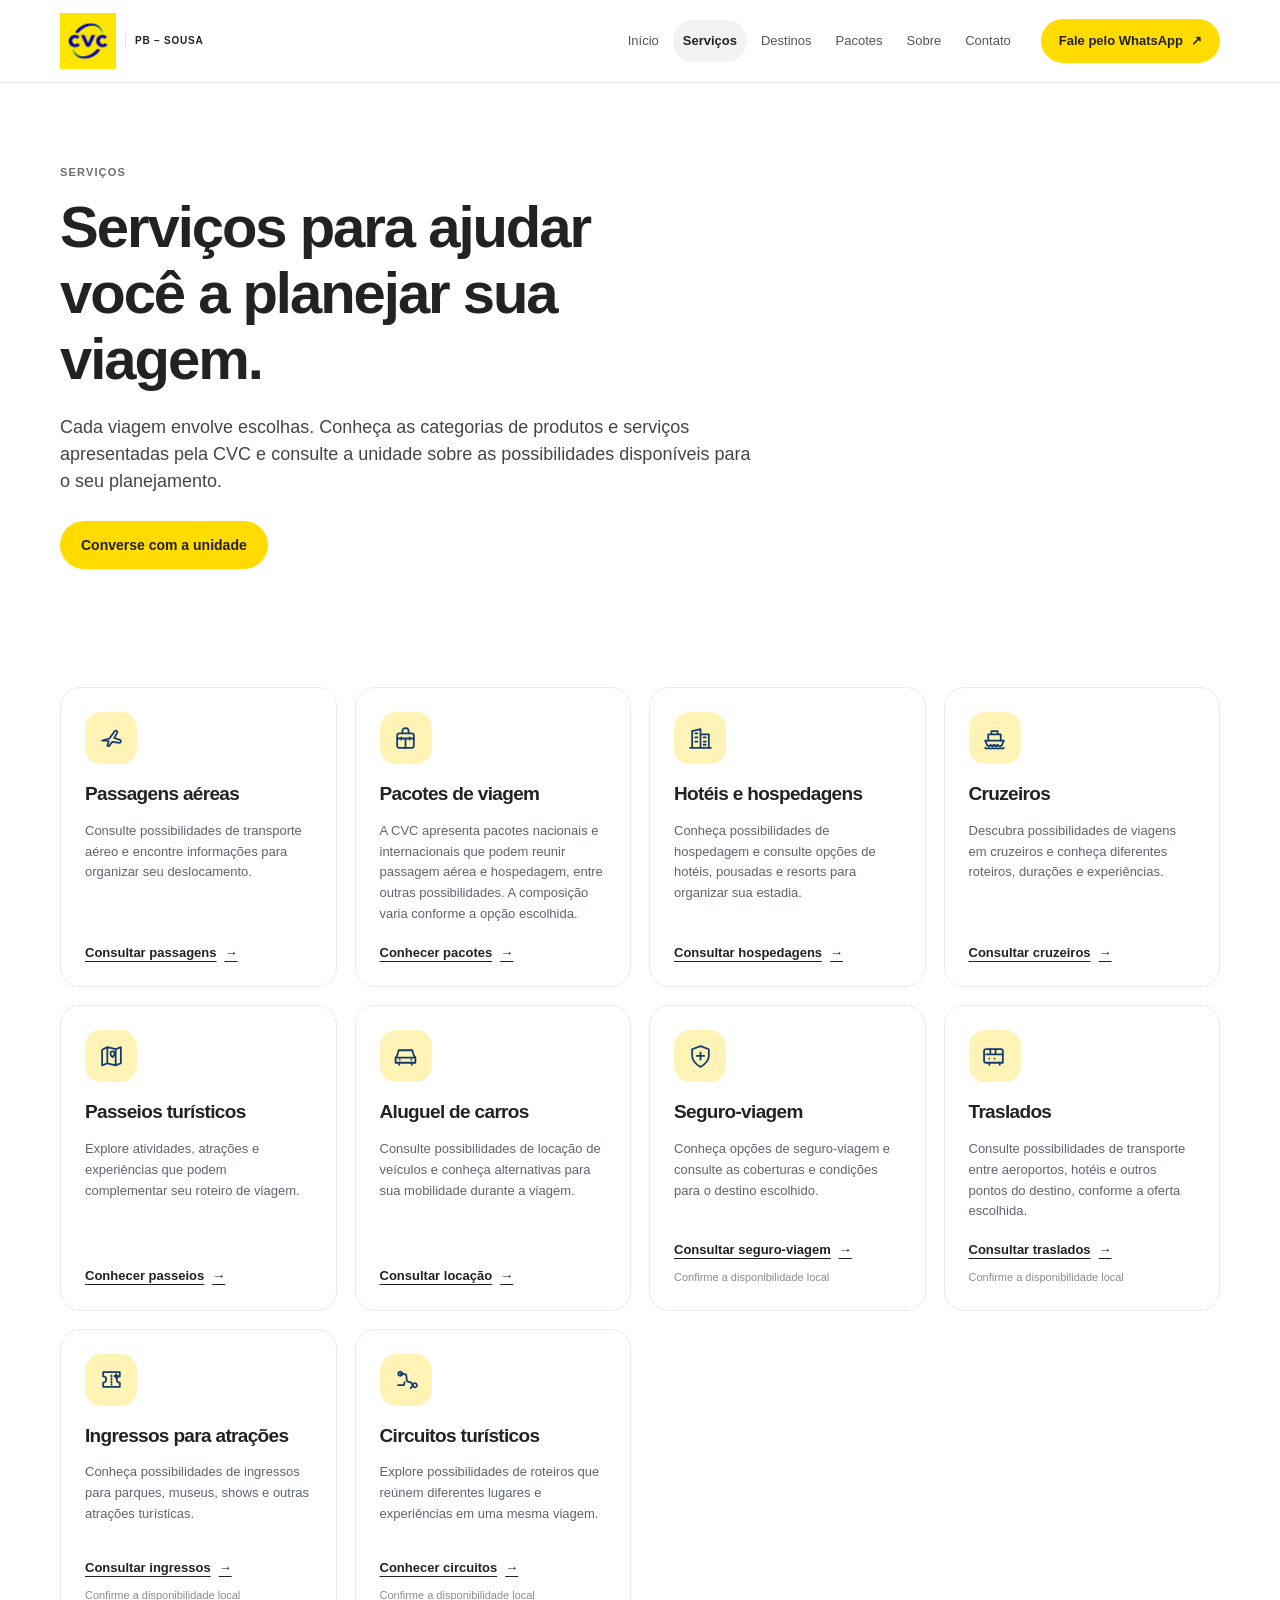
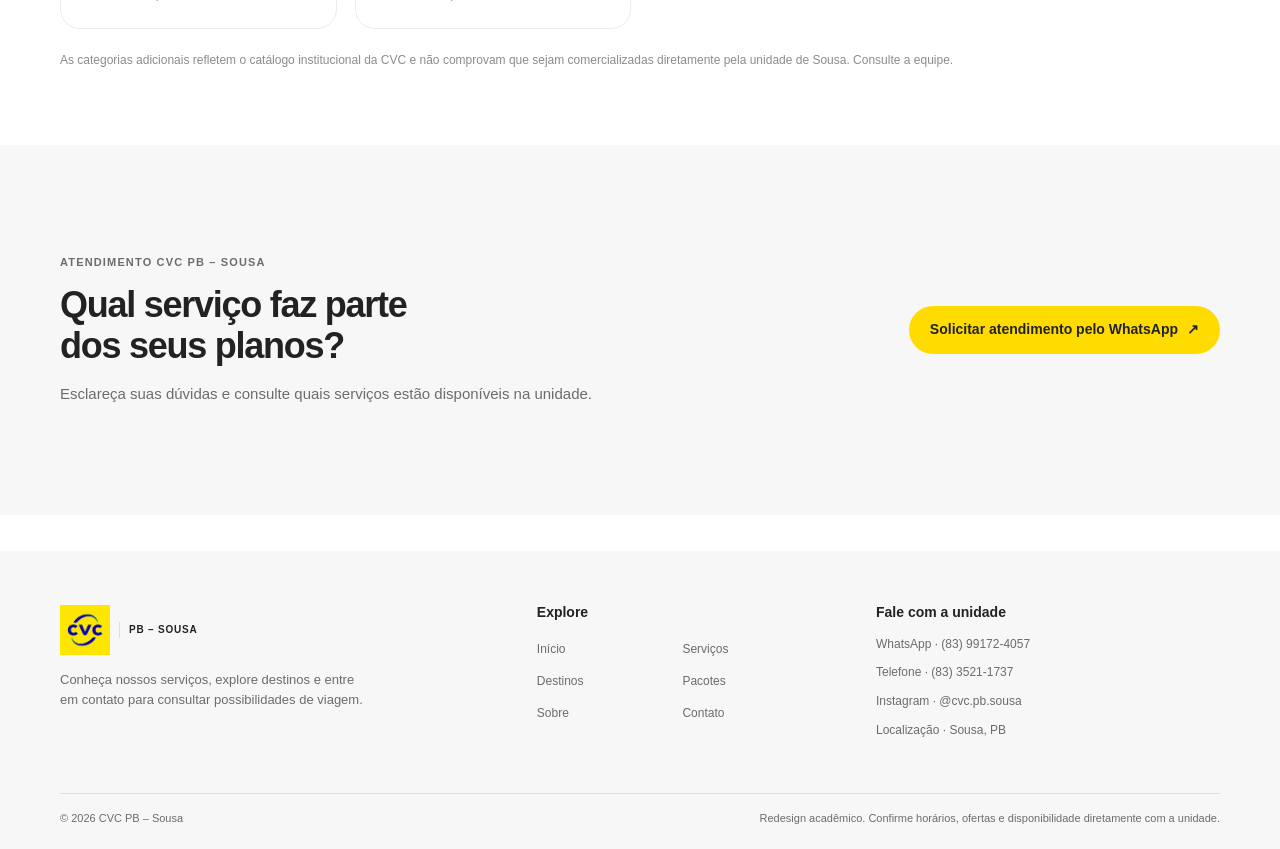
<file: site/servicos.html>
<!doctype html>
<html lang="pt-BR">
<head>
  <meta charset="utf-8">
  <meta name="viewport" content="width=device-width, initial-scale=1">
  <meta name="theme-color" content="#ffffff">
  <meta name="description" content="Conheça categorias de serviços turísticos apresentadas pela CVC e consulte a unidade CVC PB – Sousa sobre disponibilidade.">
  <title>Serviços | CVC PB – Sousa</title>
  <link rel="stylesheet" href="assets/css/site.css">
  <script src="assets/js/site.js" defer></script>
</head>
<body data-page="servicos">
  <a class="skip-link" href="#main">Pular para o conteúdo</a>
  <header class="site-header" id="site-header"></header>
  <main id="main">
    <section class="page-hero container">
      <p class="eyebrow">SERVIÇOS</p>
      <h1>Serviços para ajudar você a planejar sua viagem.</h1>
      <p class="lead">Cada viagem envolve escolhas. Conheça as categorias de produtos e serviços apresentadas pela CVC e consulte a unidade sobre as possibilidades disponíveis para o seu planejamento.</p>
      <a class="button button--primary" href="contato.html#formulario">Converse com a unidade</a>
    </section>
    <section class="section container">
      <div class="service-detail-grid">
        <article class="detail-card" id="passagens"><span class="icon-tile" aria-hidden="true"><svg viewBox="0 0 24 24" fill="none" stroke="currentColor" stroke-width="1.7" stroke-linecap="round" stroke-linejoin="round"><path d="m3 14 7-2 5-7a1.5 1.5 0 0 1 2.6 1.4l-3 5.1 5.4 1.8a1.5 1.5 0 0 1-.2 2.9l-7-1-3.2 4.2-1.6-.4 1.3-4.4-4.8-.8z"/></svg></span><h2>Passagens aéreas</h2><p>Consulte possibilidades de transporte aéreo e encontre informações para organizar seu deslocamento.</p><a class="text-link" href="contato.html#formulario">Consultar passagens <span aria-hidden="true">→</span></a></article>
        <article class="detail-card" id="pacotes"><span class="icon-tile" aria-hidden="true"><svg viewBox="0 0 24 24" fill="none" stroke="currentColor" stroke-width="1.7" stroke-linecap="round" stroke-linejoin="round"><rect x="4" y="7" width="16" height="14" rx="2"/><path d="M9 7V5a3 3 0 0 1 6 0v2M4 12h16M8 11v2M16 11v2M12 12v9"/></svg></span><h2>Pacotes de viagem</h2><p>A CVC apresenta pacotes nacionais e internacionais que podem reunir passagem aérea e hospedagem, entre outras possibilidades. A composição varia conforme a opção escolhida.</p><a class="text-link" href="pacotes.html">Conhecer pacotes <span aria-hidden="true">→</span></a></article>
        <article class="detail-card" id="hospedagens"><span class="icon-tile" aria-hidden="true"><svg viewBox="0 0 24 24" fill="none" stroke="currentColor" stroke-width="1.7" stroke-linecap="round" stroke-linejoin="round"><path d="M4 21V5l8-2v18M12 8h8v13M2 21h20"/><path d="M7 7h2M7 11h2M7 15h2M15 11h2M15 15h2M15 18h2"/></svg></span><h2>Hotéis e hospedagens</h2><p>Conheça possibilidades de hospedagem e consulte opções de hotéis, pousadas e resorts para organizar sua estadia.</p><a class="text-link" href="contato.html#formulario">Consultar hospedagens <span aria-hidden="true">→</span></a></article>
        <article class="detail-card" id="cruzeiros"><span class="icon-tile" aria-hidden="true"><svg viewBox="0 0 24 24" fill="none" stroke="currentColor" stroke-width="1.7" stroke-linecap="round" stroke-linejoin="round"><path d="M3 14h18l-2.3 5H5.3L3 14Z"/><path d="M6 14V8h12v6M9 8V5h6v3M8 18c1.2 1.1 2.4 1.1 3.6 0 1.2 1.1 2.4 1.1 3.6 0M3 21c1.2 1 2.4 1 3.6 0 1.2 1 2.4 1 3.6 0 1.2 1 2.4 1 3.6 0 1.2 1 2.4 1 3.6 0 1.2 1 2.4 1 3.6 0"/></svg></span><h2>Cruzeiros</h2><p>Descubra possibilidades de viagens em cruzeiros e conheça diferentes roteiros, durações e experiências.</p><a class="text-link" href="contato.html#formulario">Consultar cruzeiros <span aria-hidden="true">→</span></a></article>
        <article class="detail-card" id="passeios"><span class="icon-tile" aria-hidden="true"><svg viewBox="0 0 24 24" fill="none" stroke="currentColor" stroke-width="1.7" stroke-linecap="round" stroke-linejoin="round"><path d="M3 5.5 8 3l8 2 5-2v15.5l-5 2-8-2-5 2zM8 3v15.5M16 5v15.5"/><path d="M11 9a2 2 0 0 1 4 0c0 1.6-2 3.5-2 3.5S11 10.6 11 9Z"/></svg></span><h2>Passeios turísticos</h2><p>Explore atividades, atrações e experiências que podem complementar seu roteiro de viagem.</p><a class="text-link" href="contato.html#formulario">Conhecer passeios <span aria-hidden="true">→</span></a></article>
        <article class="detail-card" id="carros"><span class="icon-tile" aria-hidden="true"><svg viewBox="0 0 24 24" fill="none" stroke="currentColor" stroke-width="1.7" stroke-linecap="round" stroke-linejoin="round"><path d="m4 11 1.5-5h13L20 11l1.5 2v5H2.5v-5L4 11Z"/><path d="M3 13h18M6 18v2M18 18v2M6.5 15h.01M17.5 15h.01"/></svg></span><h2>Aluguel de carros</h2><p>Consulte possibilidades de locação de veículos e conheça alternativas para sua mobilidade durante a viagem.</p><a class="text-link" href="contato.html#formulario">Consultar locação <span aria-hidden="true">→</span></a></article>
        <article class="detail-card" id="seguro"><span class="icon-tile" aria-hidden="true"><svg viewBox="0 0 24 24" fill="none" stroke="currentColor" stroke-width="1.7" stroke-linecap="round" stroke-linejoin="round"><path d="M12 22s8-4 8-11V5l-8-3-8 3v6c0 7 8 11 8 11Z"/><path d="M12 8v7M8.5 11.5h7"/></svg></span><h2>Seguro-viagem</h2><p>Conheça opções de seguro-viagem e consulte as coberturas e condições para o destino escolhido.</p><a class="text-link" href="contato.html#formulario">Consultar seguro-viagem <span aria-hidden="true">→</span></a><span class="availability-tag">Confirme a disponibilidade local</span></article>
        <article class="detail-card" id="traslados"><span class="icon-tile" aria-hidden="true"><svg viewBox="0 0 24 24" fill="none" stroke="currentColor" stroke-width="1.7" stroke-linecap="round" stroke-linejoin="round"><path d="M4 5h14a2 2 0 0 1 2 2v11H4a2 2 0 0 1-2-2V7a2 2 0 0 1 2-2Z"/><path d="M4 10h16M8 5v5M13 5v5M7 18v2M17 18v2M7 14h.01M12 14h.01"/></svg></span><h2>Traslados</h2><p>Consulte possibilidades de transporte entre aeroportos, hotéis e outros pontos do destino, conforme a oferta escolhida.</p><a class="text-link" href="contato.html#formulario">Consultar traslados <span aria-hidden="true">→</span></a><span class="availability-tag">Confirme a disponibilidade local</span></article>
        <article class="detail-card" id="ingressos"><span class="icon-tile" aria-hidden="true"><svg viewBox="0 0 24 24" fill="none" stroke="currentColor" stroke-width="1.7" stroke-linecap="round" stroke-linejoin="round"><path d="M4 5h16v4a3 3 0 0 0 0 6v4H4v-4a3 3 0 0 0 0-6V5Z"/><path d="M12 8v1M12 11v1M12 14v1M12 17v.01"/><path d="m16.5 7 .5 1.2 1.2.5-1.2.5-.5 1.2-.5-1.2-1.2-.5 1.2-.5z"/></svg></span><h2>Ingressos para atrações</h2><p>Conheça possibilidades de ingressos para parques, museus, shows e outras atrações turísticas.</p><a class="text-link" href="contato.html#formulario">Consultar ingressos <span aria-hidden="true">→</span></a><span class="availability-tag">Confirme a disponibilidade local</span></article>
        <article class="detail-card" id="circuitos"><span class="icon-tile" aria-hidden="true"><svg viewBox="0 0 24 24" fill="none" stroke="currentColor" stroke-width="1.7" stroke-linecap="round" stroke-linejoin="round"><path d="M5 6.5a2 2 0 1 0 0-.01ZM19 17.5a2 2 0 1 0 0-.01Z"/><path d="M7 6.5h3a3 3 0 0 1 3 3v2a3 3 0 0 0 3 3h1M17 14.5l2 3-2 3"/><path d="M5 17.5h4a2 2 0 0 0 2-2v-1"/></svg></span><h2>Circuitos turísticos</h2><p>Explore possibilidades de roteiros que reúnem diferentes lugares e experiências em uma mesma viagem.</p><a class="text-link" href="contato.html#formulario">Conhecer circuitos <span aria-hidden="true">→</span></a><span class="availability-tag">Confirme a disponibilidade local</span></article>
      </div>
      <p class="disclaimer">As categorias adicionais refletem o catálogo institucional da CVC e não comprovam que sejam comercializadas diretamente pela unidade de Sousa. Consulte a equipe.</p>
    </section>
    <section class="section section--soft">
      <div class="container closing-cta">
        <div><p class="eyebrow">ATENDIMENTO CVC PB – SOUSA</p><h2>Qual serviço faz parte dos seus planos?</h2><p>Esclareça suas dúvidas e consulte quais serviços estão disponíveis na unidade.</p></div>
        <a class="button button--primary" href="https://wa.me/5583991724057?text=Ol%C3%A1%2C%20CVC%20PB%20%E2%80%93%20Sousa!%20Gostaria%20de%20consultar%20um%20servi%C3%A7o%20para%20minha%20viagem." target="_blank" rel="noopener noreferrer">Solicitar atendimento pelo WhatsApp <span aria-hidden="true">↗</span></a>
      </div>
    </section>
  </main>
  <footer class="site-footer" id="site-footer"></footer>
  <noscript><nav class="noscript-nav" aria-label="Navegação principal"><a href="index.html">Início</a><a href="servicos.html">Serviços</a><a href="destinos.html">Destinos</a><a href="pacotes.html">Pacotes</a><a href="sobre.html">Sobre</a><a href="contato.html">Contato</a></nav></noscript>
</body>
</html>
</file>
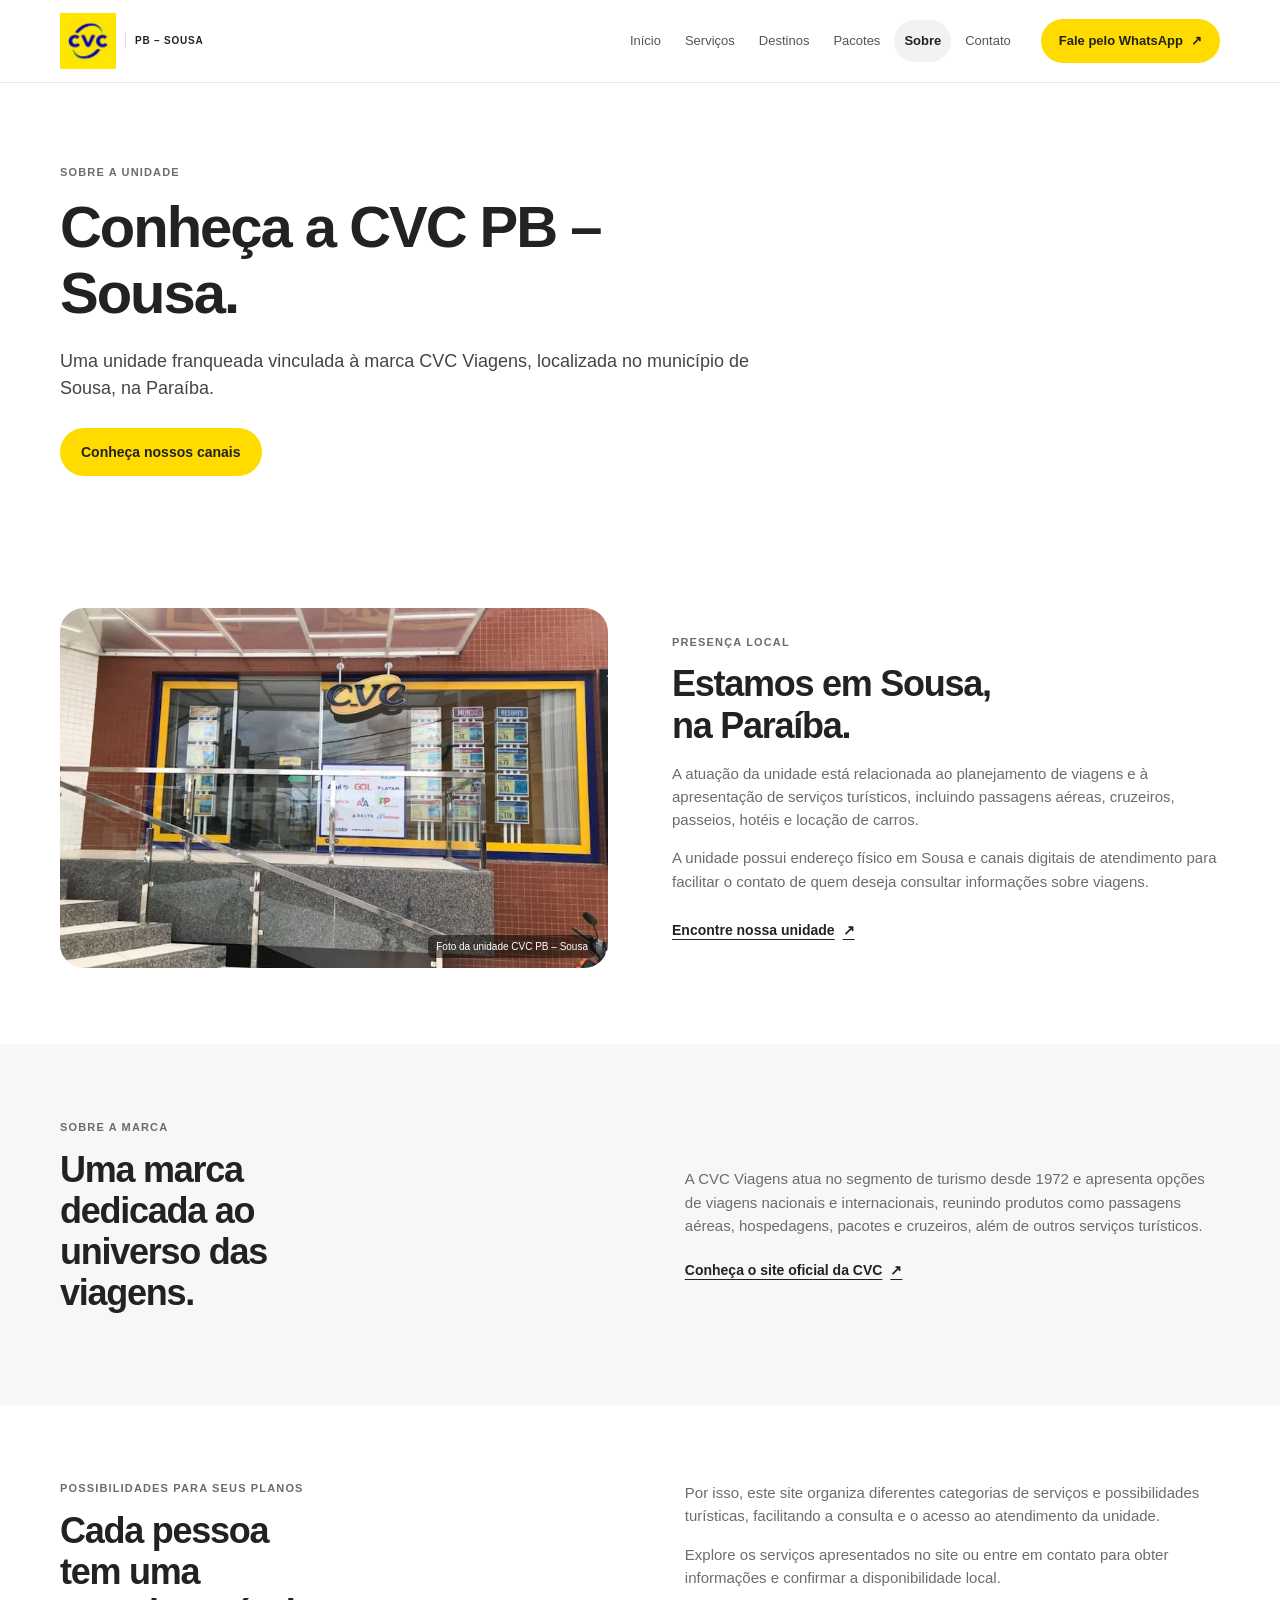
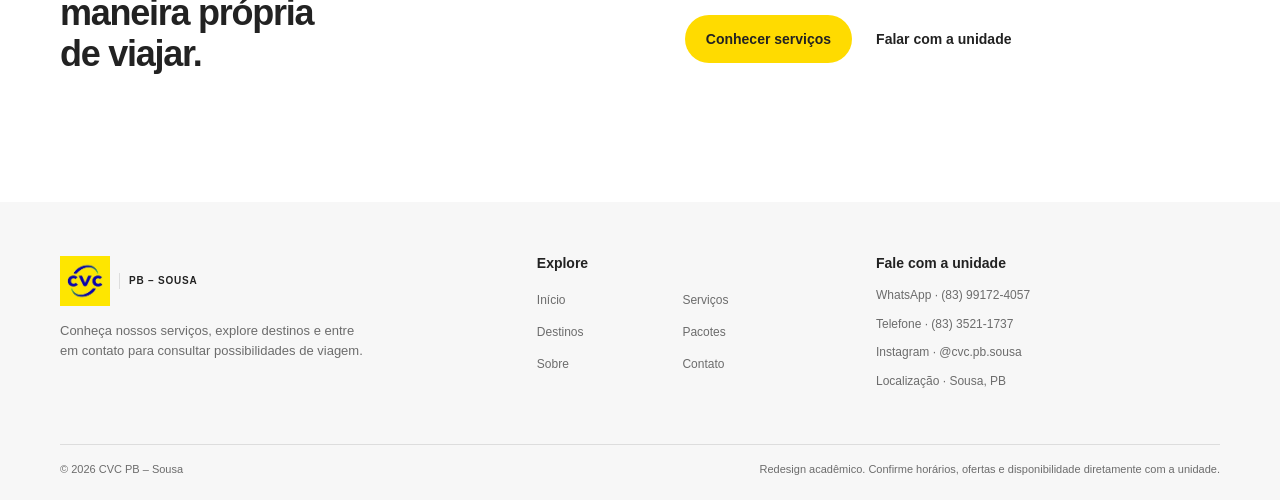
<file: site/sobre.html>
<!doctype html>
<html lang="pt-BR">
<head>
  <meta charset="utf-8">
  <meta name="viewport" content="width=device-width, initial-scale=1">
  <meta name="theme-color" content="#ffffff">
  <meta name="description" content="Saiba mais sobre a unidade franqueada CVC PB – Sousa, sua presença local e os canais de atendimento.">
  <title>Sobre | CVC PB – Sousa</title>
  <link rel="stylesheet" href="assets/css/site.css">
  <script src="assets/js/site.js" defer></script>
</head>
<body data-page="sobre">
  <a class="skip-link" href="#main">Pular para o conteúdo</a>
  <header class="site-header" id="site-header"></header>
  <main id="main">
    <section class="page-hero container page-hero--about">
      <p class="eyebrow">SOBRE A UNIDADE</p>
      <h1>Conheça a CVC PB – Sousa.</h1>
      <p class="lead">Uma unidade franqueada vinculada à marca CVC Viagens, localizada no município de Sousa, na Paraíba.</p>
      <a class="button button--primary" href="contato.html">Conheça nossos canais</a>
    </section>
    <section class="section container">
      <div class="about-grid">
        <div class="about-image"><img src="assets/img/fachada-cvc-sousa.jpeg" alt="Fachada da unidade CVC PB – Sousa, em Sousa, Paraíba" loading="lazy"><span class="photo-credit">Foto da unidade CVC PB – Sousa</span></div>
        <div class="about-copy"><p class="eyebrow">PRESENÇA LOCAL</p><h2>Estamos em Sousa, na Paraíba.</h2><p>A atuação da unidade está relacionada ao planejamento de viagens e à apresentação de serviços turísticos, incluindo passagens aéreas, cruzeiros, passeios, hotéis e locação de carros.</p><p>A unidade possui endereço físico em Sousa e canais digitais de atendimento para facilitar o contato de quem deseja consultar informações sobre viagens.</p><a class="text-link" href="https://maps.app.goo.gl/LP6PVKNEZLiqzqes5" target="_blank" rel="noopener noreferrer">Encontre nossa unidade <span aria-hidden="true">↗</span></a></div>
      </div>
    </section>
    <section class="section section--soft">
      <div class="container brand-story">
        <div><p class="eyebrow">SOBRE A MARCA</p><h2>Uma marca dedicada ao universo das viagens.</h2></div>
        <div><p>A CVC Viagens atua no segmento de turismo desde 1972 e apresenta opções de viagens nacionais e internacionais, reunindo produtos como passagens aéreas, hospedagens, pacotes e cruzeiros, além de outros serviços turísticos.</p><a class="text-link" href="https://www.cvc.com.br/" target="_blank" rel="noopener noreferrer">Conheça o site oficial da CVC <span aria-hidden="true">↗</span></a></div>
      </div>
    </section>
    <section class="section container">
      <div class="split-section"><div><p class="eyebrow">POSSIBILIDADES PARA SEUS PLANOS</p><h2>Cada pessoa tem uma maneira própria de viajar.</h2></div><div><p>Por isso, este site organiza diferentes categorias de serviços e possibilidades turísticas, facilitando a consulta e o acesso ao atendimento da unidade.</p><p>Explore os serviços apresentados no site ou entre em contato para obter informações e confirmar a disponibilidade local.</p><div class="button-row"><a class="button button--primary" href="servicos.html">Conhecer serviços</a><a class="button button--quiet" href="contato.html">Falar com a unidade</a></div></div></div>
    </section>
  </main>
  <footer class="site-footer" id="site-footer"></footer>
  <noscript><nav class="noscript-nav" aria-label="Navegação principal"><a href="index.html">Início</a><a href="servicos.html">Serviços</a><a href="destinos.html">Destinos</a><a href="pacotes.html">Pacotes</a><a href="sobre.html">Sobre</a><a href="contato.html">Contato</a></nav></noscript>
</body>
</html>
</file>
<file: site/assets/css/site.css>
:root {
  color-scheme: light;
  --canvas: #ffffff;
  --ink: #222222;
  --muted: #6c6c6c;
  --muted-soft: #8c8c8c;
  --line: #dddddd;
  --surface: #f7f7f7;
  --surface-hover: #f2f2f2;
  --brand-yellow: #ffdb00;
  --brand-yellow-dark: #f5ca00;
  --focus: #222222;
  --font: "Airbnb Cereal VF", Circular, -apple-system, BlinkMacSystemFont, "Segoe UI", sans-serif;
  --radius-sm: 10px;
  --radius-card: 20px;
  --radius-pill: 999px;
  --shadow-card: 0 2px 8px rgb(0 0 0 / 8%), 0 1px 2px rgb(0 0 0 / 5%);
  --shadow-hover: 0 8px 24px rgb(0 0 0 / 9%), 0 2px 6px rgb(0 0 0 / 5%);
  --content-width: 1160px;
}

* { box-sizing: border-box; }

html {
  scroll-behavior: smooth;
  scroll-padding-top: 96px;
}

body {
  margin: 0;
  color: var(--ink);
  background: var(--canvas);
  font-family: var(--font);
  font-size: 15px;
  line-height: 1.55;
  -webkit-font-smoothing: antialiased;
  text-rendering: optimizeLegibility;
}

body.menu-open { overflow: hidden; }

img { display: block; max-width: 100%; }
a { color: inherit; }
button, input, select, textarea { font: inherit; }
button, a { -webkit-tap-highlight-color: transparent; }

a:focus-visible, button:focus-visible, input:focus-visible, select:focus-visible, textarea:focus-visible {
  outline: 2px solid var(--focus);
  outline-offset: 3px;
}

.container { width: min(var(--content-width), calc(100% - 48px)); margin-inline: auto; }
.section { padding-block: 76px; }
.section--compact { padding-top: 48px; }
.section--soft { background: var(--surface); }

.skip-link {
  position: fixed;
  z-index: 20;
  top: 12px;
  left: 12px;
  transform: translateY(-160%);
  padding: 10px 16px;
  border-radius: var(--radius-pill);
  color: var(--ink);
  background: var(--brand-yellow);
  font-weight: 650;
}

.skip-link:focus { transform: translateY(0); }

.site-header {
  position: sticky;
  z-index: 10;
  top: 0;
  border-bottom: 1px solid rgb(221 221 221 / 70%);
  background: rgb(255 255 255 / 96%);
  backdrop-filter: blur(12px);
}

.header-inner {
  min-height: 82px;
  display: flex;
  align-items: center;
  justify-content: space-between;
  gap: 22px;
}

.brand {
  display: inline-flex;
  flex: 0 0 auto;
  align-items: center;
  gap: 9px;
  text-decoration: none;
}

.brand img { width: 56px; height: 56px; object-fit: contain; }
.brand__location { padding-left: 9px; border-left: 1px solid var(--line); font-size: 10px; font-weight: 700; letter-spacing: .08em; }

.main-nav { display: flex; align-items: center; gap: 20px; }
.main-nav ul { display: flex; align-items: center; gap: 4px; padding: 0; margin: 0; list-style: none; }
.main-nav a { text-decoration: none; }
.main-nav ul a {
  display: inline-flex;
  align-items: center;
  min-height: 42px;
  padding: 8px 10px;
  border-radius: var(--radius-pill);
  color: #555;
  font-size: 13px;
  white-space: nowrap;
  transition: background-color .18s ease, color .18s ease;
}

.main-nav ul a:hover, .main-nav ul a[aria-current="page"] { color: var(--ink); background: var(--surface-hover); }
.main-nav ul a[aria-current="page"] { font-weight: 650; }

.header-cta {
  display: inline-flex;
  align-items: center;
  justify-content: center;
  gap: 8px;
  min-height: 44px;
  padding: 0 18px;
  border-radius: var(--radius-pill);
  background: var(--brand-yellow);
  font-size: 13px;
  font-weight: 700;
  white-space: nowrap;
  transition: background-color .18s ease, transform .18s ease;
}

.header-cta:hover, .button--primary:hover { background: var(--brand-yellow-dark); transform: translateY(-1px); }
.menu-toggle { display: none; }

.hero {
  min-height: 540px;
  display: grid;
  grid-template-columns: minmax(0, .94fr) minmax(0, 1.06fr);
  align-items: center;
  gap: 58px;
  padding-block: 48px 58px;
}

.hero__copy { max-width: 510px; padding-block: 20px; }
.eyebrow { margin: 0 0 14px; color: var(--muted); font-size: 11px; font-weight: 700; letter-spacing: .105em; line-height: 1.35; }
h1, h2, h3, p { margin-top: 0; }
h1, h2, h3 { color: var(--ink); }
h1, h2 { font-weight: 600; letter-spacing: -.035em; line-height: 1.14; }
h1 { max-width: 14ch; margin-bottom: 22px; font-size: clamp(36px, 4vw, 54px); }
h2 { margin-bottom: 16px; font-size: clamp(26px, 3vw, 36px); }
h3 { margin-bottom: 9px; font-size: 19px; font-weight: 600; letter-spacing: -.02em; line-height: 1.25; }
p { color: var(--muted); }
.lead { max-width: 600px; margin-bottom: 16px; color: #454545; font-size: 18px; line-height: 1.5; }
.hero__copy > p:not(.eyebrow, .lead, .hero__note) { max-width: 470px; font-size: 15px; }
.button-row { display: flex; flex-wrap: wrap; align-items: center; gap: 12px; margin-top: 26px; }
.button {
  min-height: 48px;
  display: inline-flex;
  align-items: center;
  justify-content: center;
  gap: 9px;
  padding: 12px 21px;
  border: 0;
  border-radius: var(--radius-pill);
  font-size: 14px;
  font-weight: 650;
  line-height: 1.2;
  text-align: center;
  text-decoration: none;
  cursor: pointer;
  transition: background-color .18s ease, transform .18s ease, box-shadow .18s ease;
}

.button--primary { color: var(--ink); background: var(--brand-yellow); }
.button--quiet { padding-inline: 12px; background: transparent; }
.button--quiet:hover { background: var(--surface-hover); }
.button--light { color: var(--ink); background: white; }
.button--light:hover { background: var(--surface-hover); transform: translateY(-1px); }
.button--full { width: 100%; }
.hero__note { margin: 18px 0 0; font-size: 12px; }

.hero__visual, .feature-panel__image, .about-image { position: relative; min-width: 0; margin: 0; overflow: hidden; border-radius: 24px; }
.hero__visual { height: 440px; box-shadow: var(--shadow-card); }
.hero__visual::after { position: absolute; inset: 45% 0 0; background: linear-gradient(transparent, rgb(0 0 0 / 30%)); content: ""; pointer-events: none; }
.hero__visual > img, .feature-panel__image > img, .about-image > img { width: 100%; height: 100%; object-fit: cover; }
.hero__badge { position: absolute; z-index: 1; bottom: 24px; left: 24px; display: inline-flex; align-items: center; gap: 8px; padding: 11px 15px; border: 1px solid rgb(255 255 255 / 60%); border-radius: var(--radius-pill); color: var(--ink); background: white; font-size: 12px; font-weight: 600; }
.badge-dot { width: 8px; height: 8px; border-radius: 50%; background: #4a8f69; }
.photo-credit { position: absolute; z-index: 1; right: 12px; bottom: 10px; padding: 4px 8px; border-radius: 6px; color: white; background: rgb(0 0 0 / 48%); font-size: 10px; }

.intro-grid, .brand-story, .split-section { display: grid; grid-template-columns: 1fr 1fr; gap: clamp(32px, 7vw, 100px); align-items: start; }
.intro-grid h2, .brand-story h2, .split-section h2 { max-width: 13ch; }
.intro-grid p, .brand-story p, .split-section p { max-width: 540px; }
.text-link { display: inline-flex; align-items: center; gap: 8px; color: var(--ink); font-size: 14px; font-weight: 650; text-decoration-thickness: 1px; text-underline-offset: 4px; }
.text-link:hover { text-decoration-thickness: 2px; }

.section-heading { display: flex; align-items: end; justify-content: space-between; gap: 24px; margin-bottom: 12px; }
.section-heading h2 { max-width: 20ch; margin-bottom: 0; }
.section-heading--small { margin-top: 64px; }
.section-heading--small h2 { font-size: 28px; }
.section-intro { max-width: 690px; margin: 14px 0 32px; }

.service-grid { display: grid; grid-template-columns: repeat(3, minmax(0, 1fr)); gap: 18px; margin-top: 32px; }
.service-card, .detail-card {
  min-height: 218px;
  padding: 24px;
  border: 1px solid #ebebeb;
  border-radius: var(--radius-card);
  background: white;
  transition: box-shadow .2s ease, transform .2s ease, border-color .2s ease;
}

.service-card:hover, .detail-card:hover, .destination-card:hover, .package-card:hover { border-color: #e2e2e2; box-shadow: var(--shadow-hover); transform: translateY(-2px); }
.icon-tile { width: 48px; height: 48px; display: grid; place-items: center; margin-bottom: 22px; border-radius: 15px; color: #123b72; background: #fff3b5; font-size: 20px; font-weight: 600; transition: background-color .2s ease, transform .2s ease; }
.icon-tile svg, .package-card__mark svg { width: 25px; height: 25px; fill: none; stroke: currentColor; stroke-width: 1.7; stroke-linecap: round; stroke-linejoin: round; transition: transform .2s ease; }
.detail-card:hover .icon-tile, .detail-card:focus-within .icon-tile, .package-grid--large .package-card:hover .package-card__mark, .package-grid--large .package-card:focus-within .package-card__mark { background: #ffe580; }
.detail-card:hover .icon-tile svg, .detail-card:focus-within .icon-tile svg, .package-grid--large .package-card:hover .package-card__mark svg, .package-grid--large .package-card:focus-within .package-card__mark svg { transform: scale(1.1); }
.service-card p, .detail-card p { margin-bottom: 18px; font-size: 14px; }
.service-card > a, .package-card > a { display: inline-flex; align-items: center; gap: 7px; color: var(--ink); font-size: 13px; font-weight: 650; text-decoration: none; }
.service-card > a:hover, .package-card > a:hover { text-decoration: underline; text-underline-offset: 4px; }
.disclaimer { margin: 22px 0 0; color: var(--muted-soft); font-size: 12px; line-height: 1.5; }

.feature-panel { display: grid; grid-template-columns: .9fr 1.1fr; align-items: center; gap: 56px; padding: 20px 0; }
.feature-panel__copy { padding-block: 20px; }
.feature-panel__copy h2 { max-width: 13ch; }
.feature-panel__copy p:not(.eyebrow) { max-width: 480px; }
.feature-panel__copy .button { margin-top: 12px; }
.feature-panel__image { height: 350px; }

.package-grid { display: grid; grid-template-columns: repeat(3, minmax(0, 1fr)); gap: 16px; margin-top: 30px; }
.package-grid--large { grid-template-columns: repeat(2, minmax(0, 1fr)); }
.package-card { min-height: 190px; display: flex; flex-direction: column; align-items: flex-start; gap: 13px; padding: 22px; border: 1px solid var(--line); border-radius: var(--radius-card); background: white; transition: box-shadow .2s ease, transform .2s ease; }
.package-card__mark { width: 44px; height: 44px; display: grid; flex: 0 0 auto; place-items: center; border-radius: 15px; background: #fff6bf; font-size: 13px; font-weight: 700; }
.package-card h3 { margin-bottom: 5px; font-size: 17px; }
.package-card p { margin-bottom: 0; font-size: 14px; }
.package-card > a { margin-top: auto; }

.promo-empty { display: flex; align-items: center; justify-content: space-between; gap: 40px; }
.promo-empty > div { max-width: 650px; }
.promo-empty h2 { font-size: 30px; }
.promo-empty p:not(.eyebrow) { margin-bottom: 0; }
.closing-cta { display: flex; align-items: center; justify-content: space-between; gap: 40px; padding: 34px 0; }
.closing-cta > div { max-width: 690px; }
.closing-cta h2 { max-width: 20ch; }
.closing-cta p:not(.eyebrow) { margin-bottom: 0; }

.page-hero { padding-block: 82px 42px; }
.page-hero h1 { max-width: 17ch; font-size: clamp(38px, 5vw, 58px); }
.page-hero .lead { max-width: 700px; margin-bottom: 26px; }
.page-hero--about { padding-bottom: 56px; }

.service-detail-grid { display: grid; grid-template-columns: repeat(3, minmax(0, 1fr)); gap: 18px; }
.detail-card { position: relative; min-height: 275px; scroll-margin-top: 100px; }
.detail-card .text-link { margin-top: 2px; font-size: 13px; }
.availability-tag { display: block; margin-top: 14px; color: var(--muted-soft); font-size: 11px; }

.filter-panel { display: grid; grid-template-columns: 1fr 1fr; align-items: end; gap: 20px 40px; padding: 24px; border: 1px solid var(--line); border-radius: var(--radius-card); background: white; }
.filter-copy h2 { margin-bottom: 8px; font-size: 25px; }
.filter-copy p:not(.eyebrow) { max-width: 480px; margin-bottom: 0; font-size: 13px; }
.filter-search { display: grid; gap: 7px; color: var(--ink); font-size: 12px; font-weight: 650; }
.filter-search input, .form-field input, .form-field select, .form-field textarea { width: 100%; min-height: 48px; padding: 12px 14px; border: 1px solid #b0b0b0; border-radius: 10px; color: var(--ink); background: white; }
.filter-search input::placeholder, .form-field input::placeholder, .form-field textarea::placeholder { color: #888; }
.filter-chips { display: flex; flex-wrap: wrap; gap: 8px; margin-top: 12px; }
.filter-chip { min-height: 38px; padding: 8px 15px; border: 1px solid var(--line); border-radius: var(--radius-pill); color: var(--ink); background: white; font-size: 12px; font-weight: 600; cursor: pointer; transition: background .18s ease, border-color .18s ease; }
.filter-chip:hover { background: var(--surface-hover); }
.filter-chip.is-selected { border-color: var(--ink); background: var(--ink); color: white; }
.filter-count { grid-column: 1 / -1; margin: 0; font-size: 12px; }

.destination-grid { display: grid; grid-template-columns: repeat(4, minmax(0, 1fr)); gap: 16px; margin-top: 26px; }
.destination-card { overflow: hidden; border: 1px solid var(--line); border-radius: var(--radius-card); background: white; transition: box-shadow .2s ease, transform .2s ease; }
.destination-card[hidden] { display: none; }
.destination-card__visual { display: block; width: 100%; height: 150px; object-fit: cover; }
.destination-card__body { padding: 18px; }
.destination-card__body .eyebrow { margin-bottom: 8px; font-size: 9px; }
.destination-card__body h2 { margin-bottom: 7px; font-size: 20px; letter-spacing: -.02em; }
.destination-card__body p:not(.eyebrow) { min-height: 42px; margin-bottom: 16px; font-size: 12px; }
.destination-card .text-link { font-size: 12px; }
.empty-state { margin: 24px 0 0; padding: 24px; border: 1px dashed #b6b6b6; border-radius: var(--radius-card); text-align: center; }
.empty-state[hidden] { display: none; }

.notice { display: flex; align-items: flex-start; gap: 12px; margin-top: 28px; padding: 17px 19px; border: 1px solid var(--line); border-radius: 14px; background: white; }
.notice--warm { border-color: #f0dda0; background: #fffbed; }
.notice__icon { width: 22px; height: 22px; display: grid; flex: 0 0 auto; place-items: center; border: 1px solid currentColor; border-radius: 50%; color: #6c5a14; font-size: 12px; font-weight: 700; }
.notice p { margin: 0; font-size: 13px; }
.check-list { padding: 24px; border: 1px solid var(--line); border-radius: var(--radius-card); background: white; }
.check-list p { color: var(--ink); font-weight: 650; }
.check-list ul { display: grid; gap: 10px; padding-left: 19px; margin-bottom: 0; color: var(--muted); font-size: 14px; }

.empty-promotion { display: grid; grid-template-columns: .7fr 1.3fr; align-items: center; gap: 52px; padding: 40px; border: 1px solid var(--line); border-radius: 24px; background: var(--surface); }
.empty-promotion__art { position: relative; min-height: 240px; display: grid; place-items: center; overflow: hidden; border-radius: 20px; background: #fff1a7; }
.empty-promotion__art span { z-index: 1; color: #a17d00; font-size: 88px; }
.empty-promotion__art i, .empty-promotion__art b { position: absolute; display: block; border: 1px solid rgb(161 125 0 / 22%); border-radius: 50%; }
.empty-promotion__art i { width: 210px; height: 210px; }
.empty-promotion__art b { width: 150px; height: 150px; }
.empty-promotion__copy h2 { max-width: 17ch; }
.empty-promotion__copy p:not(.eyebrow) { max-width: 590px; }
.empty-promotion__copy .button { margin-top: 10px; }
.tag-list { display: flex; flex-wrap: wrap; gap: 10px; }
.tag-list span { padding: 10px 15px; border: 1px solid var(--line); border-radius: var(--radius-pill); background: white; font-size: 13px; }

.about-grid { display: grid; grid-template-columns: 1fr 1fr; align-items: center; gap: 64px; }
.about-image { height: 360px; }
.about-copy h2 { max-width: 16ch; }
.about-copy p:not(.eyebrow) { max-width: 560px; }
.about-copy .text-link { margin-top: 12px; }

.package-grid--large .package-card { min-height: 270px; gap: 16px; padding: 26px; }
.package-grid--large .package-card__mark { width: 54px; height: 54px; border-radius: 17px; color: #123b72; background: #fff3b5; }
.package-grid--large .package-card__mark svg { width: 28px; height: 28px; }
.package-grid--large .package-card > div:not(.package-card__mark) { width: 100%; }
.package-grid--large .package-card p { color: #5d6570; font-size: 14px; line-height: 1.6; }
.package-grid--large .package-card > a { line-height: 1.5; }
.package-grid--large .package-card:focus-within { border-color: #b7c8df; box-shadow: var(--shadow-hover); }

.service-detail-grid { grid-template-columns: repeat(4, minmax(0, 1fr)); }
.service-detail-grid .detail-card { display: flex; min-height: 300px; flex-direction: column; align-items: flex-start; }
.service-detail-grid .detail-card .icon-tile { width: 52px; height: 52px; margin-bottom: 19px; border-radius: 16px; }
.service-detail-grid .detail-card h2 { font-size: 19px; }
.service-detail-grid .detail-card p { color: #5d6570; font-size: 13px; line-height: 1.6; }
.service-detail-grid .detail-card .text-link { margin-top: auto; line-height: 1.5; }
.service-detail-grid .availability-tag { margin-top: 9px; }
.service-detail-grid .detail-card:focus-within { border-color: #b7c8df; box-shadow: var(--shadow-hover); }

body.scroll-reveal-enabled [data-reveal] { opacity: 0; transform: translateY(18px); transition: opacity .55s ease, transform .55s ease; }
body.scroll-reveal-enabled [data-reveal].is-visible { opacity: 1; transform: none; }
.brand-story { align-items: center; }
.brand-story h2 { max-width: 16ch; }
.brand-story .text-link { margin-top: 8px; }

.contact-grid { display: grid; grid-template-columns: minmax(0, .95fr) minmax(0, 1.05fr); align-items: start; gap: 36px; }
.contact-details { display: grid; gap: 12px; }
.contact-card { min-width: 0; display: grid; grid-template-columns: 42px 1fr auto; align-items: center; gap: 14px; padding: 17px; border: 1px solid var(--line); border-radius: 16px; background: white; text-decoration: none; transition: box-shadow .18s ease, transform .18s ease, border-color .18s ease; }
.contact-card:hover { box-shadow: var(--shadow-card); transform: translateY(-1px); }
.contact-card--highlight { border-color: #efd565; background: #fffbed; }
.contact-icon { width: 40px; height: 40px; display: grid; place-items: center; border-radius: 14px; color: #123b72; background: #fff2a1; transition: background-color .18s ease, transform .18s ease; }
.contact-icon svg { width: 22px; height: 22px; fill: none; stroke: currentColor; stroke-width: 1.75; stroke-linecap: round; stroke-linejoin: round; }
.contact-icon__instagram circle:last-child { fill: currentColor; stroke: none; }
.contact-card:hover .contact-icon, .contact-card:focus-visible .contact-icon, .contact-card:focus-within .contact-icon { background: #ffe580; transform: scale(1.04); }
.contact-card__label { display: block; margin-bottom: 4px; color: var(--muted); font-size: 10px; font-weight: 700; letter-spacing: .08em; }
.contact-card strong { display: block; color: var(--ink); font-size: 15px; }
.contact-card small { display: block; margin-top: 3px; color: var(--muted); font-size: 12px; }
.contact-card--address { align-items: start; }
.contact-card--address .text-link { grid-column: 2; margin-top: 8px; font-size: 12px; }
.contact-details > .disclaimer { margin-top: 0; }
.contact-form-panel { padding: 28px; border: 1px solid var(--line); border-radius: 20px; background: var(--surface); }
.contact-form-panel h2 { max-width: 17ch; font-size: 28px; }
.contact-form-panel > p:not(.eyebrow) { font-size: 13px; }
.contact-form-panel form { display: grid; gap: 16px; margin-top: 22px; }
.form-field { display: grid; gap: 7px; }
.form-field label { color: var(--ink); font-size: 12px; font-weight: 650; }
.form-field label span { color: #9c7200; }
.form-field textarea { min-height: 114px; resize: vertical; }
.form-field input:focus, .form-field select:focus, .form-field textarea:focus, .filter-search input:focus { border-color: var(--ink); }
.form-note { margin: 0; color: var(--muted); font-size: 11px; }

.error-page { min-height: 55vh; padding-block: 110px; }
.error-page h1 { max-width: 18ch; }
.error-page p { margin-bottom: 26px; }

.site-footer { margin-top: 36px; background: var(--surface); }
.footer-main { display: grid; grid-template-columns: 1.2fr .8fr 1fr; gap: 64px; padding-block: 54px; }
.brand--footer { margin-bottom: 15px; }
.brand--footer img { width: 50px; height: 50px; }
.footer-about p { max-width: 310px; margin-bottom: 0; font-size: 13px; }
.footer-links h2, .footer-contact h2 { margin-bottom: 15px; font-size: 14px; letter-spacing: 0; }
.footer-links ul { display: grid; grid-template-columns: 1fr 1fr; gap: 9px 16px; padding: 0; margin: 0; list-style: none; }
.footer-links a, .footer-contact a { color: var(--muted); font-size: 12px; text-decoration: none; }
.footer-links a:hover, .footer-contact a:hover { color: var(--ink); text-decoration: underline; text-underline-offset: 3px; }
.footer-contact { display: grid; justify-items: start; align-content: start; gap: 10px; }
.footer-contact h2 { margin-bottom: 4px; }
.footer-bottom { display: flex; justify-content: space-between; gap: 30px; padding-block: 16px 22px; border-top: 1px solid var(--line); }
.footer-bottom p { margin: 0; font-size: 11px; }
.noscript-nav { display: flex; flex-wrap: wrap; gap: 12px; padding: 16px 24px; background: var(--surface); }
.noscript-nav a { font-size: 13px; }

@media (max-width: 1080px) {
  .header-inner { gap: 12px; }
  .main-nav { gap: 9px; }
  .main-nav ul a { padding-inline: 8px; font-size: 12px; }
  .header-cta { padding-inline: 14px; font-size: 12px; }
  .hero { gap: 36px; }
  .destination-grid { grid-template-columns: repeat(2, minmax(0, 1fr)); }
}

@media (max-width: 900px) {
  .container { width: min(var(--content-width), calc(100% - 40px)); }
  .header-inner { min-height: 72px; }
  .menu-toggle {
    width: 44px;
    height: 44px;
    display: grid;
    align-content: center;
    justify-items: center;
    gap: 5px;
    border: 1px solid var(--line);
    border-radius: 50%;
    background: white;
    cursor: pointer;
  }
  .menu-toggle span { width: 17px; height: 2px; border-radius: 2px; background: var(--ink); transition: transform .18s ease, opacity .18s ease; }
  .menu-toggle[aria-expanded="true"] span:first-child { transform: translateY(7px) rotate(45deg); }
  .menu-toggle[aria-expanded="true"] span:nth-child(2) { opacity: 0; }
  .menu-toggle[aria-expanded="true"] span:last-child { transform: translateY(-7px) rotate(-45deg); }
  .main-nav {
    position: fixed;
    inset: 72px 0 auto;
    max-height: calc(100dvh - 72px);
    display: none;
    overflow: auto;
    padding: 18px 20px 28px;
    border-top: 1px solid var(--line);
    background: white;
    box-shadow: 0 12px 20px rgb(0 0 0 / 10%);
  }
  .main-nav.is-open { display: flex; flex-direction: column; align-items: stretch; gap: 12px; }
  .main-nav ul { display: grid; grid-template-columns: repeat(2, minmax(0, 1fr)); gap: 4px; }
  .main-nav ul a { width: 100%; min-height: 46px; padding: 10px 14px; font-size: 14px; }
  .header-cta { min-height: 48px; }
  .hero { min-height: 0; grid-template-columns: 1fr 1fr; gap: 24px; padding-top: 38px; }
  .hero__visual { height: 390px; }
  .hero h1 { font-size: clamp(34px, 5vw, 48px); }
  .service-grid, .service-detail-grid { grid-template-columns: repeat(2, minmax(0, 1fr)); }
  .feature-panel { gap: 30px; }
  .footer-main { gap: 34px; }
}

@media (max-width: 640px) {
  html { scroll-padding-top: 76px; }
  .container { width: calc(100% - 36px); }
  .section { padding-block: 54px; }
  .section--compact { padding-top: 22px; }
  .header-inner { min-height: 68px; }
  .brand img { width: 52px; height: 52px; }
  .brand__location { padding-left: 7px; font-size: 9px; }
  .main-nav { inset-block-start: 68px; max-height: calc(100dvh - 68px); }
  .hero { grid-template-columns: 1fr; gap: 22px; padding-block: 36px 36px; }
  .hero__copy { padding-block: 0; }
  .hero h1 { max-width: 13ch; margin-bottom: 16px; font-size: clamp(37px, 11vw, 48px); }
  .lead { font-size: 16px; }
  .hero__copy > p:not(.eyebrow, .lead, .hero__note) { font-size: 14px; }
  .hero__visual { height: min(74vw, 350px); border-radius: 20px; }
  .hero__badge { bottom: 18px; left: 18px; }
  .intro-grid, .brand-story, .split-section, .feature-panel, .about-grid, .contact-grid, .empty-promotion { grid-template-columns: 1fr; gap: 24px; }
  .section-heading { align-items: flex-start; flex-direction: column; gap: 14px; }
  .section-heading h2, .intro-grid h2, .brand-story h2, .split-section h2 { max-width: 18ch; }
  .section-heading h2, h2 { font-size: 28px; }
  .section-heading--small { margin-top: 48px; }
  .service-grid, .service-detail-grid, .package-grid, .package-grid--large, .destination-grid { grid-template-columns: 1fr; }
  .service-card { min-height: 0; }
  .detail-card { min-height: 0; }
  .feature-panel { padding: 0; }
  .feature-panel__image { height: 250px; grid-row: 1; }
  .feature-panel__copy { padding: 0; }
  .package-card { min-height: 174px; }
  .promo-empty, .closing-cta { align-items: flex-start; flex-direction: column; gap: 22px; }
  .closing-cta { padding-block: 10px; }
  .page-hero { padding-block: 56px 26px; }
  .page-hero h1 { font-size: clamp(37px, 10vw, 48px); }
  .page-hero .lead { font-size: 16px; }
  .filter-panel { grid-template-columns: 1fr; gap: 18px; padding: 20px; }
  .filter-count { grid-column: auto; }
  .destination-card__visual { height: 145px; }
  .destination-card__body p:not(.eyebrow) { min-height: 0; }
  .empty-promotion { gap: 22px; padding: 20px; }
  .empty-promotion__art { min-height: 150px; }
  .empty-promotion__art span { font-size: 64px; }
  .about-image { height: 260px; }
  .contact-form-panel { padding: 22px 18px; }
  .contact-card { gap: 10px; padding: 14px; }
  .contact-card strong { font-size: 14px; }
  .footer-main { grid-template-columns: 1fr 1fr; gap: 30px 20px; padding-block: 38px; }
  .footer-about { grid-column: 1 / -1; }
  .footer-contact { grid-column: 1 / -1; }
  .footer-bottom { align-items: flex-start; flex-direction: column; gap: 6px; padding-block: 14px 20px; }
}

@media (max-width: 1100px) {
  .service-detail-grid { grid-template-columns: repeat(3, minmax(0, 1fr)); }
}

@media (max-width: 900px) {
  .service-detail-grid { grid-template-columns: repeat(2, minmax(0, 1fr)); }
}

@media (max-width: 640px) {
  .service-detail-grid { grid-template-columns: 1fr; }
  .service-detail-grid .detail-card { min-height: 0; }
  .package-grid--large .package-card { min-height: 235px; }
}

@media (prefers-reduced-motion: reduce) {
  *, *::before, *::after { scroll-behavior: auto !important; animation-duration: .01ms !important; animation-iteration-count: 1 !important; transition-duration: .01ms !important; }
  body.scroll-reveal-enabled [data-reveal] { opacity: 1; transform: none; }
}

.promotion-hero {
  position: relative;
  isolation: isolate;
  display: flex;
  min-height: 470px;
  align-items: center;
  overflow: hidden;
  background: #082d68;
}

.promotion-hero__image,
.promotion-hero__overlay {
  position: absolute;
  z-index: -2;
  inset: 0;
  width: 100%;
  height: 100%;
}

.promotion-hero__image {
  object-fit: cover;
  object-position: center 42%;
}

.promotion-hero__overlay {
  z-index: -1;
  background: linear-gradient(90deg, rgb(3 27 72 / 94%), rgb(5 47 105 / 74%) 53%, rgb(5 47 105 / 25%)), linear-gradient(0deg, rgb(3 27 72 / 50%), transparent 60%);
}

.promotion-hero__content {
  position: relative;
  z-index: 2;
  padding-block: 104px 80px;
}

.promotion-hero__content h1 {
  max-width: 15ch;
  margin-bottom: 18px;
  color: #fff;
  font-size: clamp(40px, 5.5vw, 66px);
}

.promotion-hero__content h1 span,
.promotion-hero__content .eyebrow {
  color: #ffdb00;
}

.promotion-hero__content .lead {
  max-width: 650px;
  color: rgb(255 255 255 / 90%);
  font-size: clamp(16px, 1.6vw, 20px);
}

.promotion-hero__content .button {
  margin-top: 8px;
}

.promotion-hero__route {
  position: absolute;
  z-index: 0;
  top: 25px;
  left: 0;
  width: 100%;
  height: 170px;
  overflow: visible;
  pointer-events: none;
}

.promotion-hero__route path {
  fill: none;
  stroke: rgb(255 255 255 / 70%);
  stroke-dasharray: 4 9;
  stroke-linecap: round;
  stroke-width: 2;
  animation: promotion-route 24s linear infinite;
}

.promotion-hero__aircraft {
  position: absolute;
  z-index: 1;
  top: 70px;
  left: 23.333%;
  width: clamp(100px, 13vw, 185px);
  aspect-ratio: 1066 / 305;
  filter: drop-shadow(0 5px 9px rgb(0 17 47 / 35%));
  pointer-events: none;
  transform: translate(-50%, -50%) rotate(-8deg);
  transform-origin: center;
  will-change: transform;
}

.promotion-hero__aircraft-image {
  display: block;
  width: 100%;
  height: 100%;
}

.promotion-hero__aircraft-logo {
  position: absolute;
  top: 46%;
  left: 70%;
  width: 16%;
  height: auto;
}

@keyframes promotion-route {
  to { stroke-dashoffset: -260; }
}

.promotion-consultation {
  background: var(--surface);
}

.promotion-consultation__layout {
  display: grid;
  grid-template-columns: minmax(0, .8fr) minmax(0, 1.2fr);
  align-items: center;
  gap: clamp(28px, 6vw, 72px);
}

.promotion-consultation__copy h2 {
  max-width: 16ch;
  margin-bottom: 14px;
}

.promotion-consultation__copy > p:not(.eyebrow) {
  max-width: 460px;
  line-height: 1.65;
}

.promotion-consultation__copy .promotion-consultation__note {
  margin-bottom: 0;
  color: #5d6570;
  font-size: 13px;
}

.promotion-consultation__form {
  display: grid;
  gap: 16px;
  padding: clamp(22px, 3vw, 34px);
  border: 1px solid var(--line);
  border-radius: var(--radius-card);
  background: #fff;
  box-shadow: var(--shadow-card);
}

.promotion-consultation__form label {
  display: grid;
  gap: 7px;
  color: #303943;
  font-size: 13px;
  font-weight: 650;
}

.promotion-consultation__form label span {
  display: inline;
  color: var(--muted);
  font-size: 12px;
  font-weight: 400;
}

.promotion-consultation__form input,
.promotion-consultation__form select {
  width: 100%;
  min-height: 50px;
  padding: 10px 13px;
  border: 1px solid #cbd2dc;
  border-radius: var(--radius-sm);
  color: var(--ink);
  background: #fff;
  font-size: 14px;
}

.promotion-consultation__form input::placeholder {
  color: #737d8b;
}

.promotion-consultation__fields {
  display: grid;
  grid-template-columns: repeat(2, minmax(0, 1fr));
  gap: 14px;
}

.promotion-consultation__submit {
  min-height: 52px;
  margin-top: 2px;
  cursor: pointer;
}

.promotion-categories .section-heading {
  margin-bottom: 10px;
}

.promotion-category-grid {
  display: grid;
  grid-template-columns: repeat(12, minmax(0, 1fr));
  gap: 18px;
}

.promotion-category {
  position: relative;
  display: flex;
  grid-column: span 3;
  min-width: 0;
  min-height: 355px;
  flex-direction: column;
  overflow: hidden;
  border: 1px solid var(--line);
  border-radius: var(--radius-card);
  background: #fff;
  box-shadow: var(--shadow-card);
  transition: box-shadow .2s ease, transform .2s ease, border-color .2s ease;
}

.promotion-category:hover,
.promotion-category:focus-within {
  transform: translateY(-3px);
  border-color: #cbd6e5;
  box-shadow: var(--shadow-hover);
}

body.scroll-reveal-enabled .promotion-category.is-visible:hover,
body.scroll-reveal-enabled .promotion-category.is-visible:focus-within {
  transform: translateY(-3px);
}

.promotion-category__image {
  height: 160px;
  flex: 0 0 auto;
  overflow: hidden;
  background: var(--surface);
}

.promotion-category:nth-child(1),
.promotion-category:nth-child(8) {
  grid-column: span 6;
  min-height: 355px;
}

.promotion-category:nth-child(1) .promotion-category__image,
.promotion-category:nth-child(8) .promotion-category__image {
  position: absolute;
  inset: 0;
  height: auto;
}

.promotion-category:nth-child(1) .promotion-category__image::after,
.promotion-category:nth-child(8) .promotion-category__image::after {
  position: absolute;
  inset: 20% 0 0;
  background: linear-gradient(transparent, rgb(5 26 61 / 88%));
  content: "";
}

.promotion-category__image--aircraft {
  display: grid;
  place-items: center;
  background: linear-gradient(135deg, #dceaff, #f8fbff);
}

.promotion-category__image--aircraft img {
  width: 86%;
  height: 86%;
  object-fit: contain;
}

.promotion-category__image img {
  width: 100%;
  height: 100%;
  object-fit: cover;
  transition: transform .45s ease;
}

.promotion-category:hover .promotion-category__image img,
.promotion-category:focus-within .promotion-category__image img {
  transform: scale(1.05);
}

.promotion-category__icon {
  position: absolute;
  top: 134px;
  left: 20px;
  display: grid;
  width: 52px;
  height: 52px;
  place-items: center;
  border: 3px solid #fff;
  border-radius: 16px;
  color: #123b72;
  background: #fff3b5;
  transition: background-color .2s ease, transform .2s ease;
}

.promotion-category__icon svg {
  width: 24px;
  height: 24px;
  fill: none;
  stroke: currentColor;
  stroke-width: 1.7;
  stroke-linecap: round;
  stroke-linejoin: round;
  transition: transform .2s ease;
}

.promotion-category:hover .promotion-category__icon,
.promotion-category:focus-within .promotion-category__icon {
  transform: translateY(-1px);
  background: #ffe580;
}

.promotion-category:hover .promotion-category__icon svg,
.promotion-category:focus-within .promotion-category__icon svg {
  transform: scale(1.08);
}

.promotion-category__body {
  display: flex;
  flex: 1;
  flex-direction: column;
  align-items: flex-start;
  padding: 34px 20px 20px;
}

.promotion-category__body h3 {
  margin-bottom: 8px;
  font-size: 17px;
}

.promotion-category__body p {
  min-height: 62px;
  margin-bottom: 16px;
  color: #5d6570;
  font-size: 13px;
  line-height: 1.55;
}

.promotion-category:nth-child(1) .promotion-category__body,
.promotion-category:nth-child(8) .promotion-category__body {
  position: relative;
  z-index: 1;
  justify-content: flex-end;
  padding-top: 170px;
  color: #fff;
}

.promotion-category:nth-child(1) .promotion-category__body h3,
.promotion-category:nth-child(8) .promotion-category__body h3,
.promotion-category:nth-child(1) .promotion-category__body p,
.promotion-category:nth-child(8) .promotion-category__body p,
.promotion-category:nth-child(1) .promotion-category__body .text-link,
.promotion-category:nth-child(8) .promotion-category__body .text-link {
  color: #fff;
}

.promotion-category:nth-child(1) .promotion-category__body p,
.promotion-category:nth-child(8) .promotion-category__body p {
  min-height: 0;
  max-width: 42ch;
}

.promotion-category__body .text-link {
  display: inline-flex;
  min-height: 44px;
  align-items: center;
  margin-top: auto;
  font-size: 13px;
}

.promotion-offers__panel {
  position: relative;
  display: grid;
  grid-template-columns: .65fr 1.35fr;
  align-items: center;
  gap: clamp(28px, 6vw, 72px);
  padding: 38px;
  overflow: hidden;
  border: 1px solid #244c7d;
  border-radius: 24px;
  color: #fff;
  background: radial-gradient(circle at 8% 50%, #194477 0, #082d68 55%);
  box-shadow: var(--shadow-hover);
}

.promotion-offers__art {
  display: grid;
  min-height: 230px;
  place-items: center;
  overflow: hidden;
  border-radius: 18px;
  background: linear-gradient(145deg, #ffdb00, #fff2a1);
}

.promotion-offers__art svg {
  width: 150px;
  height: 150px;
}

.promotion-offers__copy h2 {
  max-width: 21ch;
  margin-bottom: 12px;
  color: #fff;
  font-size: clamp(25px, 3vw, 34px);
}

.promotion-offers__copy .eyebrow {
  color: #ffdb00;
}

.promotion-offers__copy p:not(.eyebrow) {
  max-width: 650px;
  color: #e7eef8;
  line-height: 1.65;
}

.promotion-offers__actions {
  display: flex;
  flex-wrap: wrap;
  align-items: center;
  gap: 12px 20px;
}

.promotion-offers__secondary {
  color: #fff;
}

.promotion-offers__secondary:hover {
  color: #ffdb00;
}

.promotion-offers > .container > .disclaimer {
  margin-top: 16px;
  color: #5d6570;
}

.promotion-inspiration__grid {
  display: grid;
  grid-template-columns: repeat(12, minmax(0, 1fr));
  gap: 14px;
}

.promotion-inspiration__grid a {
  position: relative;
  grid-column: span 3;
  display: block;
  height: 190px;
  overflow: hidden;
  border-radius: 16px;
  color: #fff;
  background: #123b72;
  box-shadow: var(--shadow-card);
}

.promotion-inspiration__grid a:first-child,
.promotion-inspiration__grid a:last-child {
  grid-column: span 6;
  height: 230px;
}

.promotion-inspiration__grid a::after {
  position: absolute;
  inset: 35% 0 0;
  background: linear-gradient(transparent, rgb(0 15 48 / 80%));
  content: "";
}

.promotion-inspiration__grid img {
  width: 100%;
  height: 100%;
  object-fit: cover;
  transition: transform .4s ease;
}

.promotion-inspiration__grid a:hover img,
.promotion-inspiration__grid a:focus-visible img {
  transform: scale(1.05);
}

.promotion-category__body .text-link span,
.promotion-inspiration__grid + .text-link span {
  transition: transform .18s ease;
}

.promotion-category__body .text-link:hover span {
  transform: translateX(4px);
}

.promotion-hero a:active,
.promotion-category a:active,
.promotion-offers a:active,
.promotion-inspiration a:active {
  transform: scale(.98);
}

.promotion-inspiration__grid span {
  position: absolute;
  z-index: 1;
  right: 14px;
  bottom: 12px;
  left: 14px;
  font-size: 15px;
  font-weight: 700;
}

@media (max-width: 1100px) {
  .promotion-category-grid {
    grid-template-columns: repeat(2, minmax(0, 1fr));
  }

  .promotion-category,
  .promotion-category:nth-child(1),
  .promotion-category:nth-child(8) {
    grid-column: span 1;
  }

  .promotion-inspiration__grid a {
    grid-column: span 1;
  }

  .promotion-inspiration__grid {
    grid-template-columns: repeat(2, minmax(0, 1fr));
  }

  .promotion-inspiration__grid a:first-child,
  .promotion-inspiration__grid a:last-child {
    grid-column: span 2;
  }
}

@media (max-width: 900px) {
  .promotion-consultation__layout {
    grid-template-columns: 1fr;
    gap: 24px;
  }

  .promotion-category-grid {
    grid-template-columns: repeat(2, minmax(0, 1fr));
  }

  .promotion-category {
    grid-column: span 1;
  }

  .promotion-category:nth-child(1),
  .promotion-category:nth-child(8) {
    grid-column: span 2;
  }

  .promotion-offers__panel {
    grid-template-columns: .6fr 1.4fr;
    gap: 28px;
    padding: 28px;
  }
}

@media (max-width: 640px) {
  .promotion-hero {
    min-height: 470px;
    align-items: flex-end;
  }

  .promotion-hero__content {
    padding-block: 145px 40px;
  }

  .promotion-hero__content h1 {
    font-size: clamp(37px, 10vw, 48px);
  }

  .promotion-hero__route {
    top: 10px;
    height: 110px;
  }

  .promotion-hero__aircraft {
    top: 40px;
  }

  .promotion-category-grid {
    grid-template-columns: 1fr;
  }

  .promotion-category {
    min-height: 340px;
  }

  .promotion-category__image {
    height: 170px;
  }

  .promotion-category__icon {
    top: 154px;
  }

  .promotion-category__body p {
    min-height: 0;
  }

  .promotion-consultation__fields,
  .promotion-offers__panel {
    grid-template-columns: 1fr;
  }

  .promotion-offers__panel {
    gap: 22px;
    padding: 20px;
  }

  .promotion-offers__art {
    min-height: 150px;
  }

  .promotion-offers__art svg {
    width: 110px;
    height: 110px;
  }

  .promotion-inspiration__grid {
    grid-template-columns: 1fr;
    gap: 10px;
  }

  .promotion-inspiration__grid a,
  .promotion-inspiration__grid a:first-child,
  .promotion-inspiration__grid a:last-child {
    grid-column: auto;
    height: 180px;
  }
}

@media (max-width: 640px) {
  .promotion-category:nth-child(1),
  .promotion-category:nth-child(8) {
    grid-column: auto;
  }
}

@media (prefers-reduced-motion: reduce) {
  .promotion-hero__route path {
    animation: none;
  }

  .promotion-hero__aircraft {
    will-change: auto;
  }

  .promotion-category,
  .promotion-category__image img,
  .promotion-category__icon,
  .promotion-category__icon svg,
  .promotion-inspiration__grid img {
    transition: none;
  }
}
</file>
<file: site/assets/css/homepage.css>
body[data-page="inicio"] {
  color: #fff;
  background: #06275d;
}

body[data-page="inicio"] a:focus-visible,
body[data-page="inicio"] button:focus-visible,
body[data-page="inicio"] input:focus-visible,
body[data-page="inicio"] select:focus-visible {
  outline-color: #ffca05;
}

body[data-page="inicio"] .site-header {
  position: absolute;
  inset: 0 0 auto;
  border: 0;
  background: linear-gradient(180deg, rgb(2 24 68 / 45%), transparent);
  transition: background .3s ease, backdrop-filter .3s ease;
}

body[data-page="inicio"] .site-header.scrolled {
  position: fixed;
  background: rgb(3 30 82 / 94%);
  backdrop-filter: blur(14px);
  box-shadow: 0 8px 28px rgb(0 24 60 / 20%);
}

body[data-page="inicio"] .header-inner {
  min-height: 92px;
}

body[data-page="inicio"] .brand img {
  width: 68px;
  height: 68px;
  object-fit: cover;
}

body[data-page="inicio"] .brand__location {
  border-color: rgb(255 255 255 / 60%);
  color: #fff;
}

body[data-page="inicio"] .main-nav ul a {
  color: #fff;
}

body[data-page="inicio"] .main-nav ul a:hover,
body[data-page="inicio"] .main-nav ul a[aria-current="page"] {
  color: #ffca05;
  background: transparent;
}

body[data-page="inicio"] .header-cta {
  border: 1px solid #fff;
  color: #fff;
  background: rgb(255 255 255 / 8%);
}

body[data-page="inicio"] .header-cta:hover {
  color: #071a3d;
  background: #ffca05;
}

.home-hero {
  position: relative;
  isolation: isolate;
  display: flex;
  min-height: 760px;
  flex-direction: column;
  justify-content: space-between;
  overflow: hidden;
  padding: 130px 0 34px;
  background: #06448d;
}

.home-hero__image,
.home-hero__overlay {
  position: absolute;
  z-index: -2;
  inset: 0;
  width: 100%;
  height: 100%;
}

.home-hero__image {
  object-fit: cover;
  object-position: center 52%;
}

.home-hero__overlay {
  z-index: -1;
  background: linear-gradient(90deg, rgb(2 29 83 / 96%), rgb(3 49 111 / 78%) 36%, rgb(5 72 139 / 14%) 100%), linear-gradient(0deg, rgb(3 30 82 / 95%), transparent 48%);
}

.home-hero__content {
  position: relative;
  display: flex;
  flex: 1;
  align-items: center;
  padding-block: 28px 42px;
}

.home-hero__copy {
  z-index: 3;
  max-width: 700px;
}

.home-eyebrow {
  margin: 0 0 18px;
  color: #ffca05;
  font-size: 12px;
  font-weight: 800;
  letter-spacing: 1.1px;
}

.home-eyebrow > span {
  margin-right: 8px;
  font-size: 18px;
}

.home-hero h1 {
  max-width: 720px;
  margin: 0 0 20px;
  color: #fff;
  font-size: clamp(44px, 6vw, 78px);
  font-weight: 800;
  letter-spacing: -.055em;
  line-height: .99;
}

.home-hero h1 span,
.home-planning h2 span {
  display: block;
  color: #ffca05;
}

.home-hero__lead {
  max-width: 590px;
  margin: 0 0 28px;
  color: #f2f7ff;
  font-size: clamp(17px, 1.7vw, 23px);
  line-height: 1.4;
}

.home-hero__actions {
  display: flex;
  flex-wrap: wrap;
  gap: 14px;
}

.home-button {
  display: inline-flex;
  min-height: 52px;
  align-items: center;
  justify-content: center;
  gap: 10px;
  padding: 0 23px;
  border: 1px solid transparent;
  border-radius: 40px;
  font-weight: 750;
  text-decoration: none;
  transition: transform .2s ease, box-shadow .2s ease, background .2s ease;
}

.home-button:hover {
  transform: translateY(-2px);
  box-shadow: 0 10px 24px rgb(0 27 77 / 35%);
}

.home-button--yellow {
  color: #091c3b;
  background: #ffca05;
}

.home-button--yellow:hover {
  background: #ffdc46;
}

.home-button--outline {
  border-color: #fff;
  color: #fff;
  background: rgb(255 255 255 / 8%);
  backdrop-filter: blur(5px);
}

.home-button--outline:hover {
  background: rgb(255 255 255 / 18%);
}

.home-travel-note {
  position: absolute;
  top: 23%;
  right: 3%;
  margin: 0;
  color: #fff;
  font-family: cursive;
  font-size: clamp(25px, 3vw, 42px);
  font-style: italic;
  line-height: 1.05;
  text-shadow: 0 3px 18px #00346b;
  transform: rotate(-8deg);
}

.home-travel-note span {
  display: block;
  font-size: 48px;
  text-align: right;
}

.home-flight-path {
  position: absolute;
  z-index: 1;
  top: 85px;
  left: 0;
  width: 100%;
  height: 155px;
  overflow: visible;
  pointer-events: none;
}

.home-flight-path path {
  fill: none;
  stroke: #eff7ff;
  stroke-dasharray: 2 9;
  stroke-linecap: round;
  stroke-width: 1.4;
  opacity: .68;
  vector-effect: non-scaling-stroke;
}

.home-flight-arrival {
  position: absolute;
  z-index: 2;
  top: 0;
  left: 0;
  width: 8px;
  height: 8px;
  border: 1px solid rgb(255 255 255 / 88%);
  border-radius: 50%;
  background: #ffca05;
  pointer-events: none;
  transform: translate(-50%, -50%);
}

.home-plane-marker {
  position: absolute;
  z-index: 2;
  top: 130.7px;
  left: 22.6667%;
  pointer-events: none;
  transform: translate3d(0, 0, 0);
  will-change: transform;
}

.home-plane {
  position: absolute;
  top: 0;
  left: 0;
  width: clamp(92px, 10.5vw, 155px);
  aspect-ratio: 1581 / 404;
  transform: translate(-50%, -50%) rotate(-18deg);
  transform-origin: center;
  will-change: transform;
}

.home-plane__image {
  display: block;
  width: 100%;
  height: 100%;
  filter: drop-shadow(0 5px 5px rgb(0 24 60 / 28%));
}

.home-search.container {
  position: relative;
  z-index: 4;
  display: grid;
  width: min(1200px, calc(100% - 48px));
  grid-template-columns: 2fr 1fr 1fr auto;
  align-items: center;
  gap: 0;
  padding: 8px;
  border-radius: 20px;
  color: #071a3d;
  background: #fff;
  box-shadow: 0 18px 45px rgb(0 28 74 / 38%);
}

.home-search__field {
  display: flex;
  min-width: 0;
  min-height: 48px;
  align-items: center;
  gap: 12px;
  padding: 0 16px;
  border-right: 1px solid #d5dce7;
}

.home-search__icon {
  flex: 0 0 auto;
  font-size: 22px;
  font-weight: 700;
}

.home-search__field input,
.home-search__field select {
  width: 100%;
  min-width: 0;
  border: 0;
  outline: 0;
  color: #24344e;
  background: transparent;
  font-size: 13px;
}

.home-search__field input::placeholder {
  color: #44536b;
}

.home-search__field select {
  cursor: pointer;
}

.home-search__submit {
  min-width: 135px;
  border: 0;
  cursor: pointer;
}

.visually-hidden {
  position: absolute;
  width: 1px;
  height: 1px;
  overflow: hidden;
  clip: rect(0, 0, 0, 0);
  white-space: nowrap;
  clip-path: inset(50%);
}

.home-destinations {
  padding-block: 48px 56px;
}

.home-section-heading {
  display: flex;
  align-items: center;
  justify-content: space-between;
  gap: 20px;
  margin-bottom: 20px;
}

.home-section-heading h2 {
  display: flex;
  align-items: center;
  gap: 14px;
  margin: 0;
  color: #fff;
  font-size: clamp(24px, 2.4vw, 32px);
}

.home-section-heading h2 > span {
  width: 42px;
  height: 4px;
  flex: 0 0 auto;
  border-radius: 5px;
  background: #ffca05;
}

.home-section-heading em {
  margin-left: -10px;
  color: #ffca05;
  font-style: normal;
}

.home-section-heading > a,
.home-about > a {
  font-size: 13px;
  font-weight: 700;
}

.home-section-heading > a:hover,
.home-about > a:hover {
  color: #ffca05;
}

.home-destination-grid {
  display: grid;
  grid-template-columns: repeat(4, minmax(0, 1fr));
  gap: 16px;
}

.home-destination-card {
  position: relative;
  isolation: isolate;
  height: 210px;
  overflow: hidden;
  border: 1px solid rgb(255 255 255 / 35%);
  border-radius: 18px;
  box-shadow: 0 8px 25px rgb(0 27 75 / 30%);
  text-decoration: none;
}

.home-destination-card::after {
  position: absolute;
  z-index: 0;
  inset: 30% 0 0;
  background: linear-gradient(transparent, rgb(0 15 48 / 90%));
  content: "";
}

.home-destination-card img {
  width: 100%;
  height: 100%;
  object-fit: cover;
  transition: transform .5s ease;
}

.home-destination-card:hover img {
  transform: scale(1.07);
}

.home-destination-card__caption {
  position: absolute;
  z-index: 1;
  right: 12px;
  bottom: 14px;
  left: 16px;
  display: grid;
  gap: 3px;
}

.home-destination-card__caption strong {
  font-size: 17px;
}

.home-destination-card__caption small {
  color: #f2f5fb;
  font-size: 12px;
}

.home-disclaimer {
  margin: 14px 0 0;
  color: #b9cce7;
  font-size: 11px;
}

.home-planning {
  padding-block: 62px 72px;
  border-top: 1px solid rgb(255 255 255 / 13%);
}

.home-planning h2,
.home-about h2 {
  margin: 0 0 14px;
  color: #fff;
  font-size: clamp(30px, 4vw, 48px);
  letter-spacing: -.035em;
  line-height: 1.1;
}

.home-planning h2 span {
  display: inline;
}

.home-planning > p:not(.home-eyebrow),
.home-about p {
  max-width: 680px;
  color: #d5e4f8;
  line-height: 1.7;
}

.home-planning > .home-button {
  margin-top: 12px;
}

.home-about {
  padding-block: 20px 70px;
}

.home-about > a {
  display: inline-flex;
  align-items: center;
  gap: 8px;
}

body[data-page="inicio"] .site-footer {
  margin-top: 0;
  background: #031b45;
}

body[data-page="inicio"] .footer-about p {
  color: #c8d8ee;
}

body[data-page="inicio"] .footer-links a,
body[data-page="inicio"] .footer-contact a {
  color: #c8d8ee;
}

body[data-page="inicio"] .footer-links a:hover,
body[data-page="inicio"] .footer-contact a:hover {
  color: #ffca05;
}

body[data-page="inicio"] .footer-bottom {
  border-color: rgb(255 255 255 / 14%);
  color: #b9cce7;
}

.home-whatsapp {
  position: fixed;
  z-index: 30;
  right: 24px;
  bottom: 24px;
  display: grid;
  width: 58px;
  height: 58px;
  place-items: center;
  border-radius: 50%;
  color: #071d43;
  background: #ffca05;
  box-shadow: 0 8px 25px rgb(0 24 60 / 40%);
  font-size: 28px;
  text-decoration: none;
  transition: transform .2s ease;
}

.home-whatsapp:hover {
  transform: scale(1.08);
}

body[data-page="inicio"].home-reveal-enabled .home-reveal {
  opacity: 0;
  transform: translateY(20px);
  transition: opacity .65s ease, transform .65s ease;
}

body[data-page="inicio"].home-reveal-enabled .home-reveal.is-visible {
  opacity: 1;
  transform: none;
}

@media (max-width: 1100px) {
  body[data-page="inicio"] .header-inner {
    gap: 12px;
  }

  body[data-page="inicio"] .main-nav {
    gap: 8px;
  }

  body[data-page="inicio"] .main-nav ul a {
    padding-inline: 7px;
    font-size: 11px;
  }

  body[data-page="inicio"] .header-cta {
    padding-inline: 12px;
    font-size: 11px;
  }

  .home-search.container {
    grid-template-columns: 1.5fr 1fr 1fr auto;
  }
}

@media (max-width: 900px) {
  body[data-page="inicio"] .site-header {
    padding: 0;
  }

  body[data-page="inicio"] .header-inner {
    min-height: 76px;
  }

  body[data-page="inicio"] .brand img {
    width: 52px;
    height: 52px;
  }

  body[data-page="inicio"] .menu-toggle span {
    background: #fff;
  }

  body[data-page="inicio"] .menu-toggle {
    border-color: rgb(255 255 255 / 70%);
    background: transparent;
  }

  body[data-page="inicio"] .main-nav {
    position: absolute;
    inset: 76px 0 auto;
    display: none;
    max-height: calc(100dvh - 76px);
    align-items: stretch;
    overflow-y: auto;
    padding: 20px 24px 26px;
    background: rgb(3 30 82 / 98%);
    flex-direction: column;
    gap: 16px;
  }

  body[data-page="inicio"] .main-nav.is-open {
    display: flex;
  }

  body[data-page="inicio"] .main-nav ul {
    align-items: stretch;
    flex-direction: column;
  }

  body[data-page="inicio"] .main-nav ul a {
    min-height: 40px;
    font-size: 14px;
  }

  body[data-page="inicio"] .header-cta {
    align-self: stretch;
  }

  .home-hero {
    min-height: 760px;
    padding-top: 110px;
  }

  .home-hero__content {
    min-height: 380px;
  }

  .home-travel-note {
    top: 20%;
    right: 5%;
    font-size: 26px;
  }

  .home-search.container {
    grid-template-columns: 1fr 1fr;
    margin-bottom: 0;
  }

  .home-search__field {
    border-right: 0;
    border-bottom: 1px solid #e0e5ec;
    padding-inline: 12px;
  }

  .home-search__field--destination {
    grid-column: 1 / -1;
  }

  .home-search__submit {
    grid-column: 1 / -1;
    margin-top: 7px;
  }

  .home-destination-grid {
    grid-template-columns: repeat(2, minmax(0, 1fr));
  }

  .home-flight-path {
    top: 70px;
    height: 135px;
  }

  .home-plane-marker {
    top: 109.8px;
  }
}

@media (max-width: 560px) {
  .home-hero {
    min-height: 760px;
    padding-top: 105px;
    background-position: 58% center;
  }

  .home-hero__image {
    object-position: 58% center;
  }

  .home-hero__overlay {
    background: linear-gradient(90deg, rgb(2 29 83 / 95%), rgb(3 49 111 / 67%)), linear-gradient(0deg, rgb(3 30 82 / 96%), transparent 65%);
  }

  .home-hero__content {
    min-height: 390px;
    align-items: flex-start;
    padding-top: 48px;
  }

  .home-hero h1 {
    font-size: clamp(43px, 12vw, 52px);
  }

  .home-hero__lead {
    max-width: 95%;
    font-size: 17px;
  }

  .home-hero__actions {
    gap: 10px;
  }

  .home-button {
    min-height: 48px;
    padding-inline: 16px;
    font-size: 12px;
  }

  .home-travel-note {
    display: none;
  }

  .home-plane-marker {
    top: 94.8px;
  }

  .home-flight-path {
    top: 60px;
    height: 118px;
  }

  .home-search.container {
    grid-template-columns: 1fr;
  }

  .home-search__field--destination,
  .home-search__submit {
    grid-column: auto;
  }

  .home-search__field {
    min-height: 45px;
  }

  .home-destinations {
    padding-block: 34px 46px;
  }

  .home-section-heading {
    align-items: flex-start;
    flex-direction: column;
    gap: 10px;
  }

  .home-section-heading h2 {
    gap: 10px;
    font-size: 24px;
  }

  .home-section-heading h2 > span {
    width: 25px;
  }

  .home-section-heading em {
    margin-left: -7px;
  }

  .home-destination-grid {
    gap: 10px;
  }

  .home-destination-card {
    height: 175px;
    border-radius: 14px;
  }

  .home-destination-card__caption {
    bottom: 10px;
    left: 10px;
  }

  .home-destination-card__caption strong {
    font-size: 14px;
  }

  .home-destination-card__caption small {
    font-size: 10px;
  }

  .home-whatsapp {
    right: 16px;
    bottom: 16px;
    width: 52px;
    height: 52px;
  }
}

@media (prefers-reduced-motion: reduce) {
  .home-flight-path path {
    animation: none;
  }

  .home-plane-marker {
    will-change: auto;
  }

  .home-plane {
    will-change: auto;
  }

  body[data-page="inicio"].home-reveal-enabled .home-reveal {
    opacity: 1;
    transform: none;
    transition: none;
  }
}
</file>
